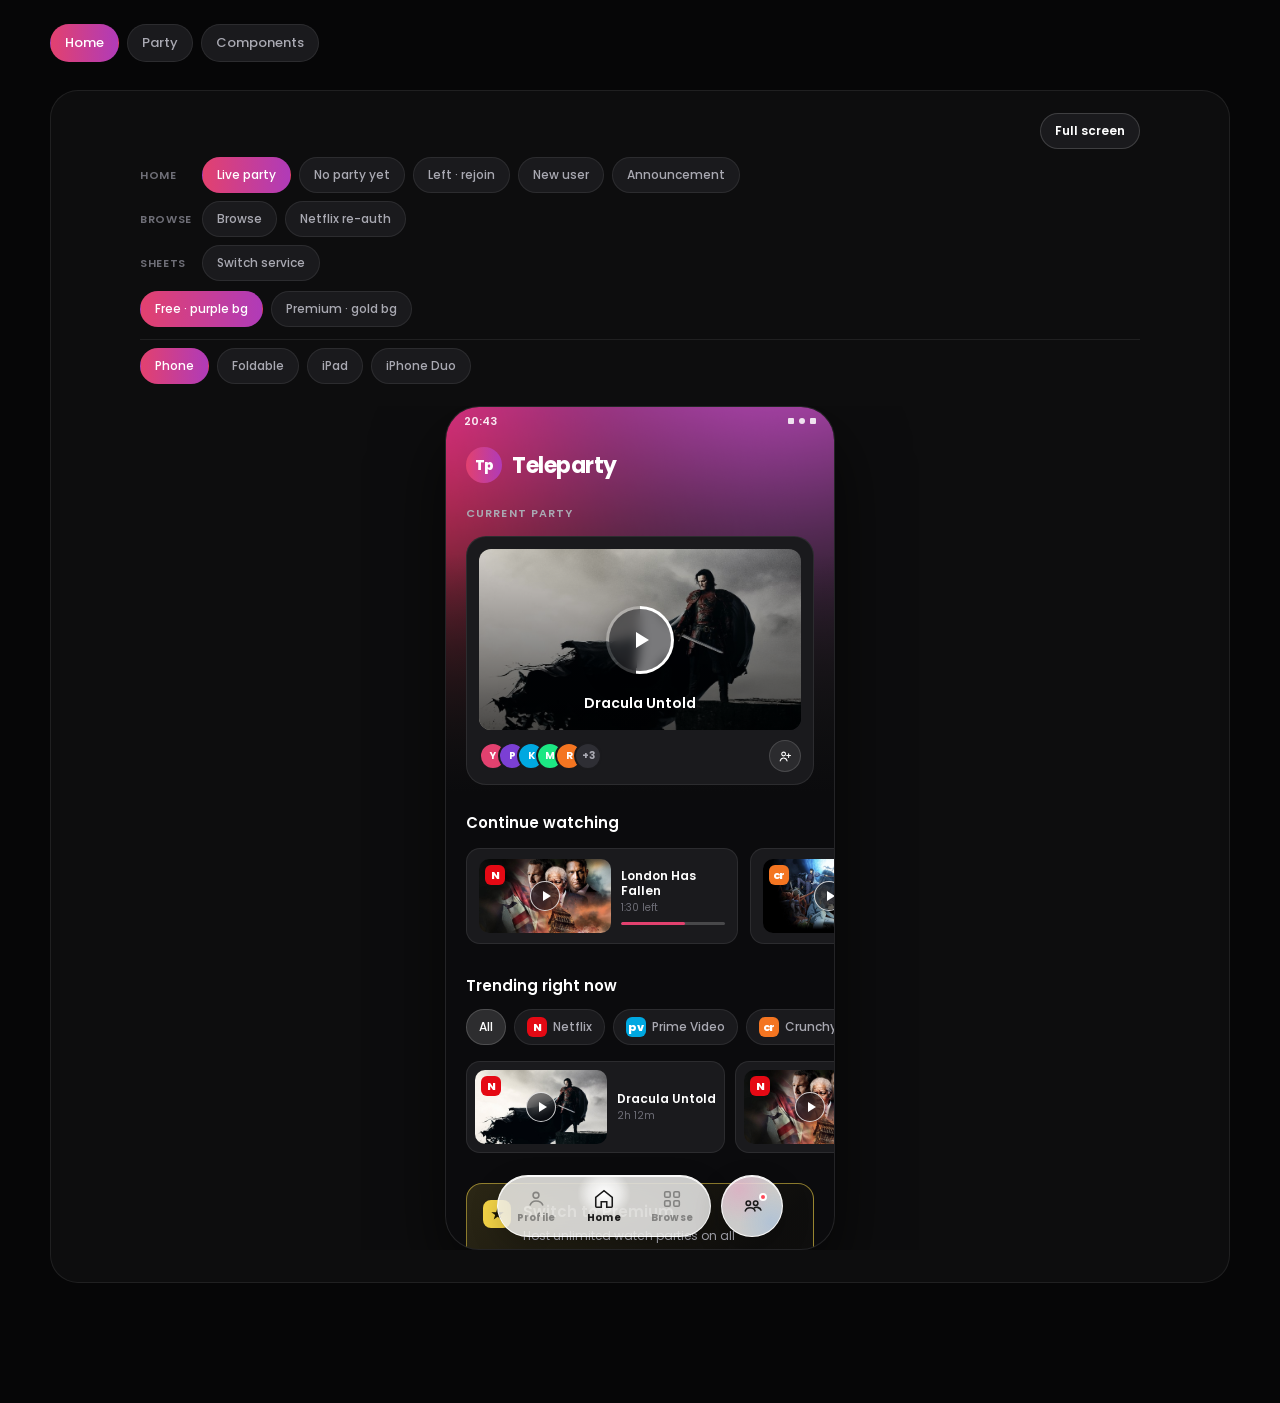
<file: index.html>
<!DOCTYPE html>
<html lang="en">
<head>
<meta charset="utf-8">
<title>Home · Teleparty revamp</title>
<link rel="preconnect" href="https://fonts.googleapis.com">
<link href="https://fonts.googleapis.com/css2?family=Poppins:ital,wght@0,400;0,500;0,600;0,700;0,800;1,800&display=swap" rel="stylesheet">
<link rel="stylesheet" href="assets/tokens.css?v=nav64">
<link rel="stylesheet" href="assets/app.css?v=nav64">
</head>
<body>

<div class="crumbs">
  <a class="crumb active" href="index.html">Home</a>
  <a class="crumb" href="party.html">Party</a>
  <a class="crumb" href="components.html">Components</a>
</div>

<div id="proto"></div>

<script src="assets/app.js?v=nav64"></script>
<script src="assets/proto.js?v=nav64"></script>
<script>
mountPage({
  play: document.getElementById("proto"),
  page: "home",
});
</script>
</body>
</html>
</file>
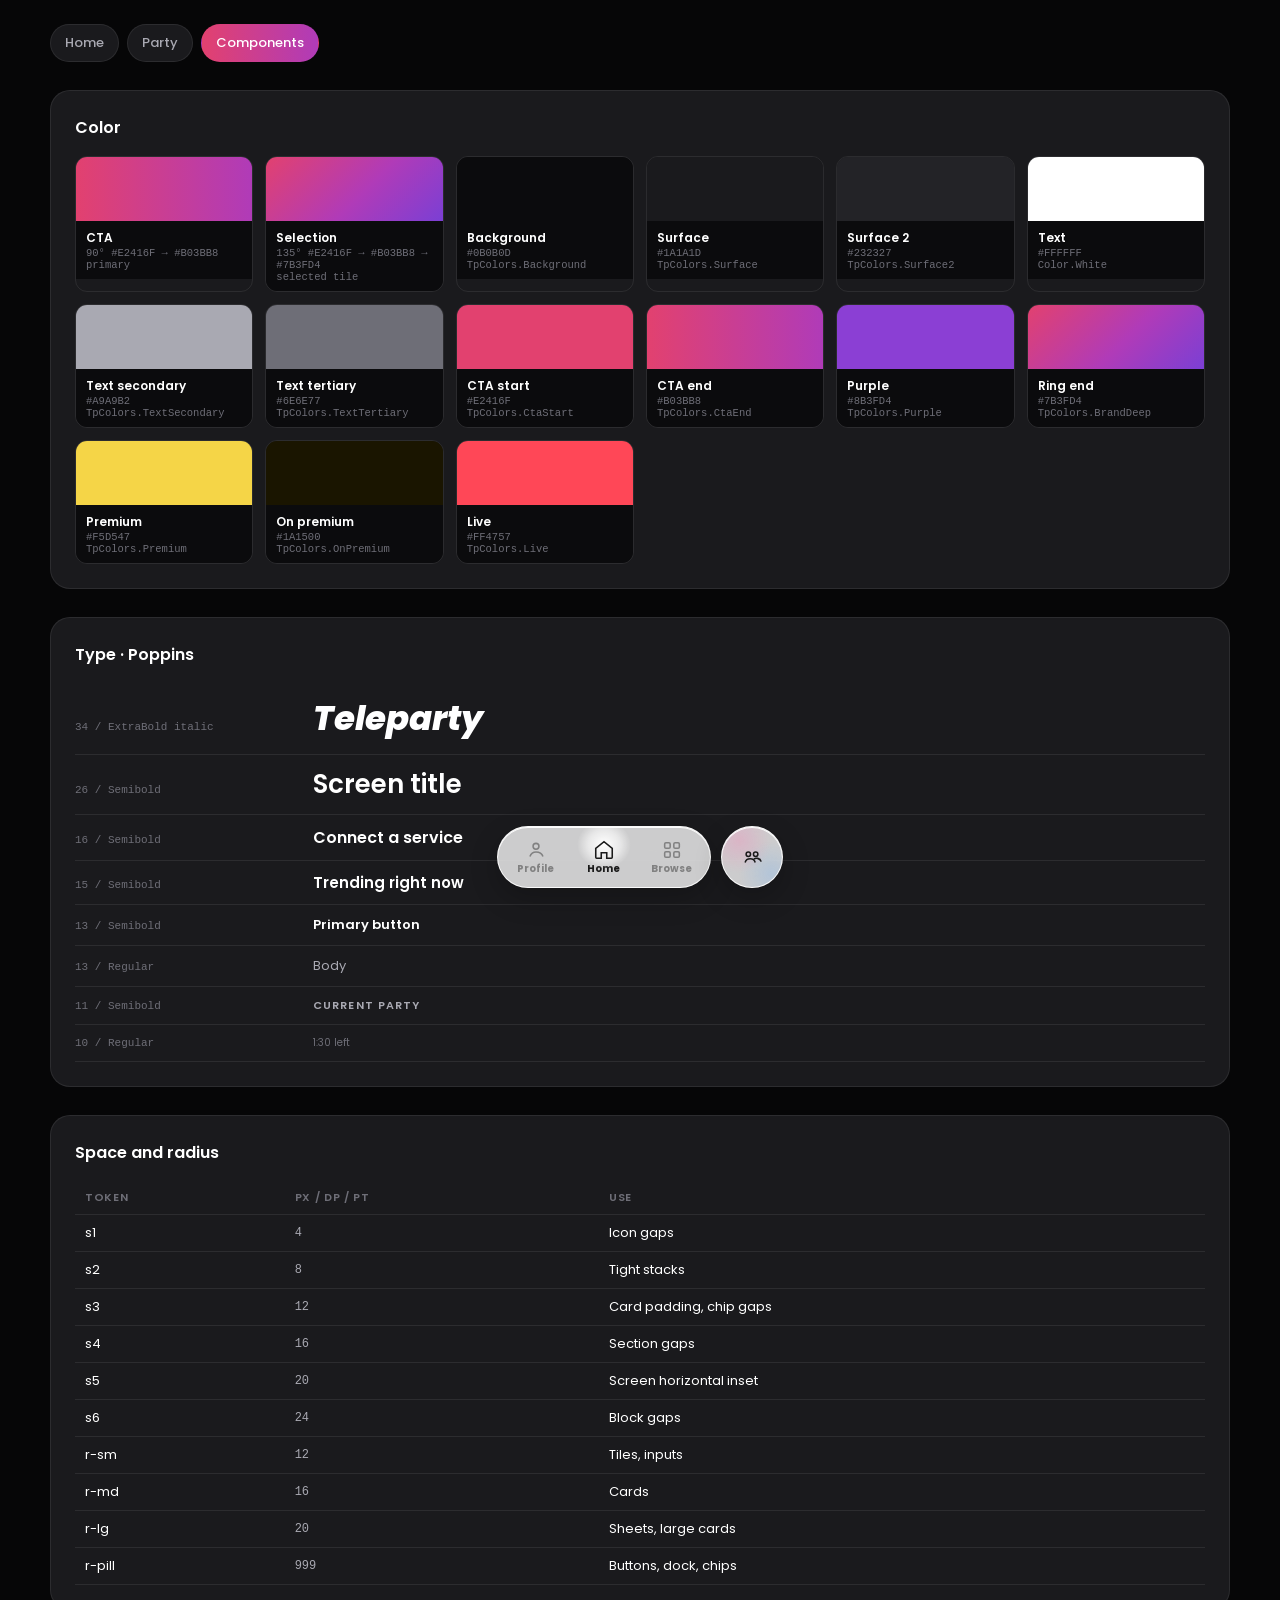
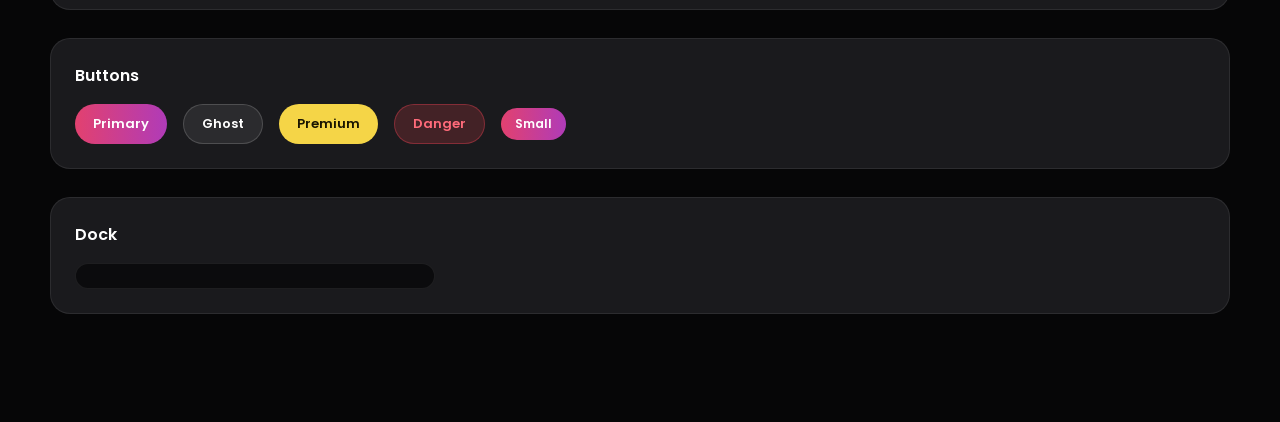
<file: components.html>
<!DOCTYPE html>
<html lang="en">
<head>
<meta charset="utf-8">
<title>Components · Teleparty</title>
<link rel="preconnect" href="https://fonts.googleapis.com">
<link href="https://fonts.googleapis.com/css2?family=Poppins:ital,wght@0,400;0,500;0,600;0,700;0,800;1,800&display=swap" rel="stylesheet">
<link rel="stylesheet" href="assets/tokens.css?v=nav64">
<link rel="stylesheet" href="assets/app.css?v=nav64">
<style>
  .bench { max-width: 1180px; margin: 0 auto 28px; background: var(--surface);
    border: 1px solid var(--hairline); border-radius: var(--r-lg); padding: 24px; }
  .bench h3 { font-size: 16px; font-weight: 600; margin-bottom: 16px; }
  .swatches { display: grid; grid-template-columns: repeat(auto-fill, minmax(168px, 1fr)); gap: 12px; }
  .sw { border-radius: var(--r-sm); overflow: hidden; border: 1px solid var(--hairline); }
  .sw .chip { height: 64px; }
  .sw .cap { padding: 8px 10px; background: var(--bg); }
  .sw .cap b { font-size: 12px; font-weight: 600; display: block; }
  .sw .cap span { font-size: 10.5px; color: var(--text-tertiary); font-family: ui-monospace, monospace; display: block; }
  .typerow { display: flex; align-items: baseline; gap: 18px; padding: 10px 0;
    border-bottom: 1px solid var(--hairline); }
  .typerow .m { font-size: 11px; color: var(--text-tertiary); width: 220px; flex: none;
    font-family: ui-monospace, monospace; }
  .specimens { display: flex; flex-wrap: wrap; gap: 16px; align-items: center; }
  .navbench { width: 360px; border-radius: var(--r-md); overflow: hidden; padding: 16px 10px 8px;
    border: 1px solid var(--hairline); background: var(--bg); }
  .navbench .nav { position: relative; left: auto; right: auto; bottom: auto; width: 100%; }
  .token-table { width: 100%; border-collapse: collapse; font-size: 13px; }
  .token-table th, .token-table td { text-align: left; padding: 8px 10px; border-bottom: 1px solid var(--hairline); }
  .token-table th { color: var(--text-tertiary); font-size: 11px; font-weight: 600; letter-spacing: .06em; text-transform: uppercase; }
  .token-table td.mono { font-family: ui-monospace, monospace; font-size: 12px; color: var(--text-secondary); }
</style>
</head>
<body>

<div class="crumbs">
  <a class="crumb" href="index.html">Home</a>
  <a class="crumb" href="party.html">Party</a>
  <a class="crumb active" href="components.html">Components</a>
</div>

<div class="bench">
  <h3>Color</h3>
  <div class="swatches" id="swatches"></div>
</div>

<div class="bench">
  <h3>Type · Poppins</h3>
  <div id="type"></div>
</div>

<div class="bench">
  <h3>Space and radius</h3>
  <table class="token-table">
    <thead><tr><th>Token</th><th>px / dp / pt</th><th>Use</th></tr></thead>
    <tbody>
      <tr><td>s1</td><td class="mono">4</td><td>Icon gaps</td></tr>
      <tr><td>s2</td><td class="mono">8</td><td>Tight stacks</td></tr>
      <tr><td>s3</td><td class="mono">12</td><td>Card padding, chip gaps</td></tr>
      <tr><td>s4</td><td class="mono">16</td><td>Section gaps</td></tr>
      <tr><td>s5</td><td class="mono">20</td><td>Screen horizontal inset</td></tr>
      <tr><td>s6</td><td class="mono">24</td><td>Block gaps</td></tr>
      <tr><td>r-sm</td><td class="mono">12</td><td>Tiles, inputs</td></tr>
      <tr><td>r-md</td><td class="mono">16</td><td>Cards</td></tr>
      <tr><td>r-lg</td><td class="mono">20</td><td>Sheets, large cards</td></tr>
      <tr><td>r-pill</td><td class="mono">999</td><td>Buttons, dock, chips</td></tr>
    </tbody>
  </table>
</div>

<div class="bench">
  <h3>Buttons</h3>
  <div class="specimens">
    <button class="btn primary" type="button">Primary</button>
    <button class="btn ghost" type="button">Ghost</button>
    <button class="btn premium" type="button">Premium</button>
    <button class="btn danger" type="button">Danger</button>
    <button class="btn sm primary" type="button">Small</button>
  </div>
</div>

<div class="bench">
  <h3>Dock</h3>
  <div class="navbench" id="dock"></div>
</div>

<script src="assets/app.js?v=nav64"></script>
<script>
const COLORS = [
  ["Background", "--bg", "#0B0B0D", "TpColors.Background"],
  ["Surface", "--surface", "#1A1A1D", "TpColors.Surface"],
  ["Surface 2", "--surface-2", "#232327", "TpColors.Surface2"],
  ["Text", "--text", "#FFFFFF", "Color.White"],
  ["Text secondary", "--text-secondary", "#A9A9B2", "TpColors.TextSecondary"],
  ["Text tertiary", "--text-tertiary", "#6E6E77", "TpColors.TextTertiary"],
  ["CTA start", "--brand-pink", "#E2416F", "TpColors.CtaStart"],
  ["CTA end", "--grad-cta", "#B03BB8", "TpColors.CtaEnd"],
  ["Purple", "--brand-purple", "#8B3FD4", "TpColors.Purple"],
  ["Ring end", "--grad-brand", "#7B3FD4", "TpColors.BrandDeep"],
  ["Premium", "--premium", "#F5D547", "TpColors.Premium"],
  ["On premium", "--text-on-premium", "#1A1500", "TpColors.OnPremium"],
  ["Live", "--live", "#FF4757", "TpColors.Live"],
];
document.getElementById("swatches").innerHTML =
  `<div class="sw"><div class="chip" style="background:var(--grad-cta)"></div>
     <div class="cap"><b>CTA</b><span>90° #E2416F → #B03BB8</span><span>primary</span></div></div>`
  + `<div class="sw"><div class="chip" style="background:var(--grad-brand)"></div>
     <div class="cap"><b>Selection</b><span>135° #E2416F → #B03BB8 → #7B3FD4</span><span>selected tile</span></div></div>`
  + COLORS.map(([n, v, hex, kt]) => `<div class="sw"><div class="chip" style="background:var(${v})"></div>
      <div class="cap"><b>${n}</b><span>${hex}</span><span>${kt}</span></div></div>`).join("");

document.getElementById("type").innerHTML = [
  ["34 / ExtraBold italic", "font-size:34px;font-weight:800;font-style:italic", "Teleparty"],
  ["26 / Semibold", "font-size:26px;font-weight:600", "Screen title"],
  ["16 / Semibold", "font-size:16px;font-weight:600", "Connect a service"],
  ["15 / Semibold", "font-size:15px;font-weight:600", "Trending right now"],
  ["13 / Semibold", "font-size:13px;font-weight:600", "Primary button"],
  ["13 / Regular", "font-size:13px;font-weight:400;color:var(--text-secondary)", "Body"],
  ["11 / Semibold", "font-size:11px;font-weight:600;letter-spacing:.1em;text-transform:uppercase;color:var(--text-secondary)", "Current party"],
  ["10 / Regular", "font-size:10px;font-weight:400;color:var(--text-tertiary)", "1:30 left"],
].map(([m, s, t]) => `<div class="typerow"><span class="m">${m}</span><span style="${s}">${t}</span></div>`).join("");

document.getElementById("dock").innerHTML = nav("home", "crunchyroll");
</script>
</body>
</html>
</file>
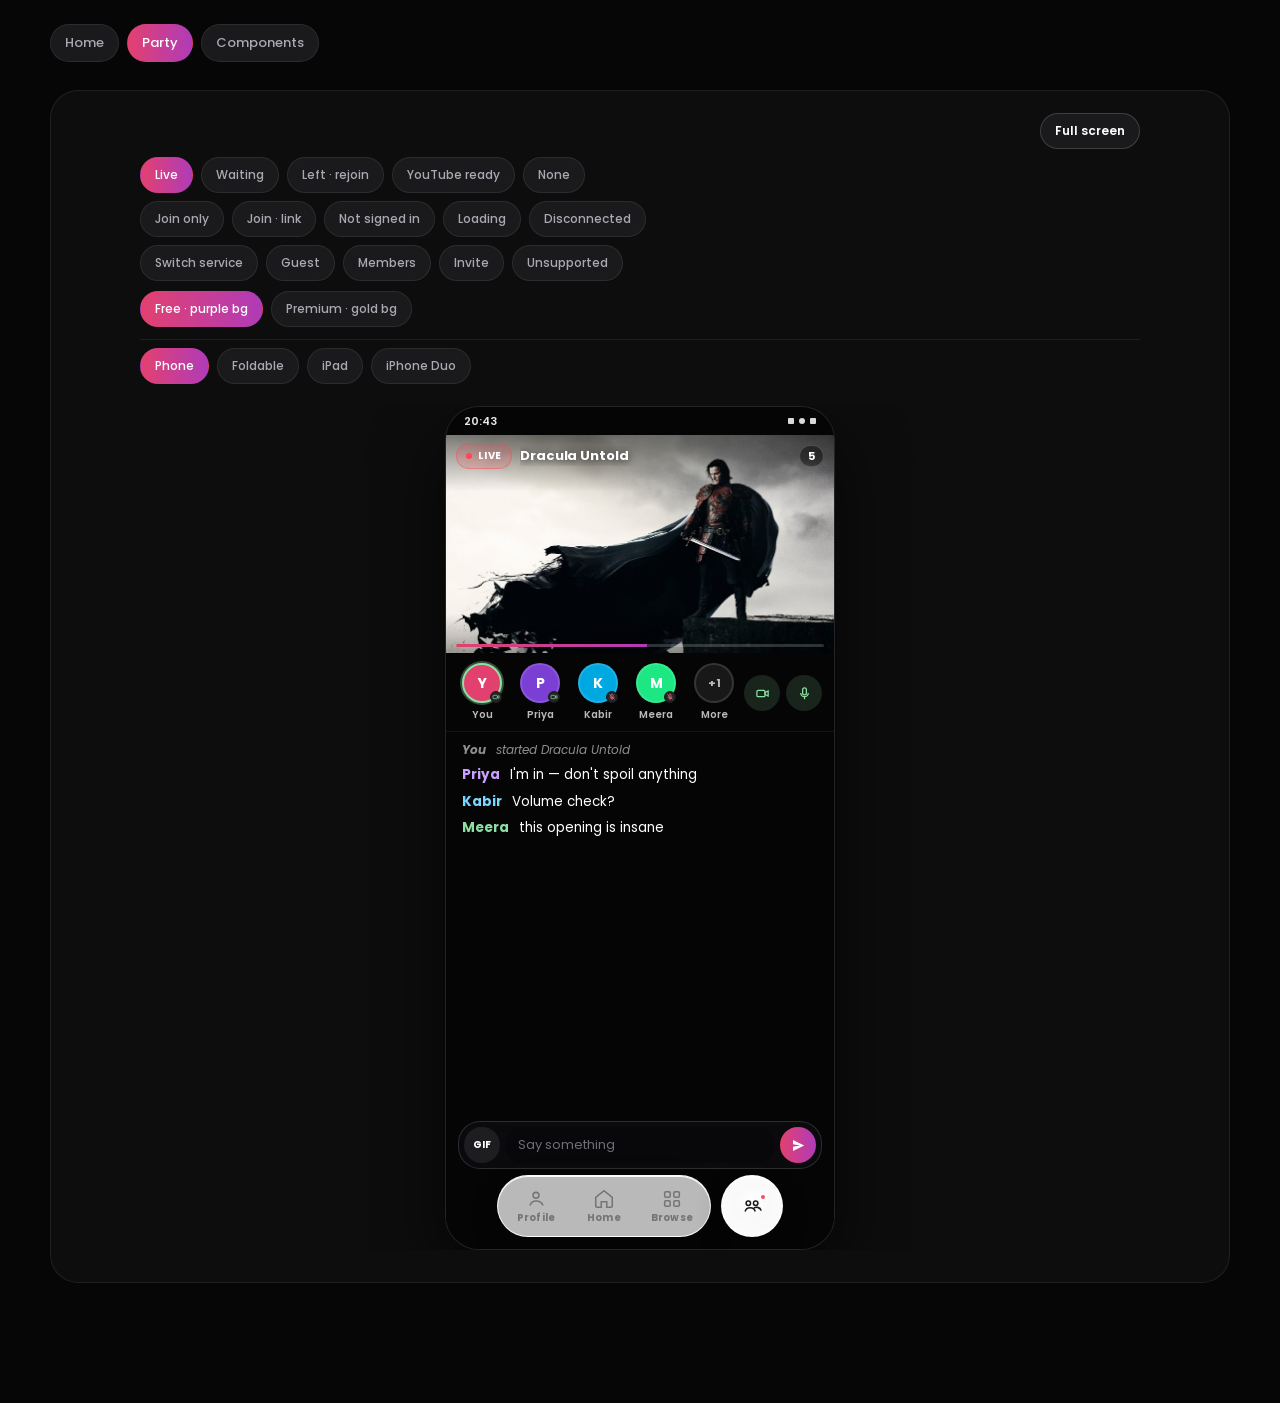
<file: party.html>
<!DOCTYPE html>
<html lang="en">
<head>
<meta charset="utf-8">
<title>Party · Teleparty revamp</title>
<link rel="preconnect" href="https://fonts.googleapis.com">
<link href="https://fonts.googleapis.com/css2?family=Poppins:wght@400;500;600;700;800&display=swap" rel="stylesheet">
<link rel="stylesheet" href="assets/tokens.css?v=nav64">
<link rel="stylesheet" href="assets/app.css?v=nav64">
</head>
<body>

<div class="crumbs">
  <a class="crumb" href="index.html">Home</a>
  <a class="crumb active" href="party.html">Party</a>
  <a class="crumb" href="components.html">Components</a>
</div>

<div id="proto"></div>

<script src="assets/app.js?v=nav64"></script>
<script src="assets/proto.js?v=nav64"></script>
<script>
mountPage({
  play: document.getElementById("proto"),
  page: "party",
  start: "party-live",
});
</script>
</body>
</html>
</file>
<file: assets/tokens.css>
/* Teleparty Home revamp — design tokens
   Palette derived from the v3 Figma (magenta → purple), sitting on the
   near-black surfaces already used by the Compose theme (#0F0F0F / #1A1A1A). */

:root {
  /* Surfaces */
  --bg: #0b0b0d;
  --bg-elevated: #131316;
  --surface: #1a1a1d;
  --surface-2: #232327;
  --surface-3: #2e2e34;
  --hairline: rgba(255, 255, 255, 0.08);
  --hairline-strong: rgba(255, 255, 255, 0.16);

  /* Brand — one magenta, one purple, one CTA. */
  --brand-magenta: #e2416f;
  --brand-pink: #e2416f;
  --brand-purple: #8b3fd4;
  --grad-brand: linear-gradient(135deg, #e2416f 0%, #b03bb8 55%, #7b3fd4 100%);
  --grad-brand-soft: linear-gradient(160deg, rgba(226, 65, 111, 0.55) 0%, rgba(123, 63, 212, 0.35) 60%, rgba(11, 11, 13, 0) 100%);
  --grad-cta: linear-gradient(90deg, #e2416f 0%, #b03bb8 100%);

  /* Premium */
  --premium: #f5d547;
  --premium-dim: #c9a227;
  --premium-deep: #b58e49;
  --premium-wash: linear-gradient(135deg, rgba(245, 213, 71, 0.14) 0%, rgba(245, 213, 71, 0.02) 70%);
  --grad-premium-cta: linear-gradient(90deg, #e0b84a 0%, #f5d547 45%, #c9a227 100%);

  /* Text */
  --text: #ffffff;
  --text-secondary: #a9a9b2;
  --text-tertiary: #6e6e77;
  --text-on-premium: #1a1500;

  /* Status */
  --live: #ff4757;
  --success: #5fc695;
  --info: #6889ff;

  /* Radii */
  --r-xs: 8px;
  --r-sm: 12px;
  --r-md: 16px;
  --r-lg: 20px;
  --r-xl: 28px;
  --r-pill: 999px;

  /* Spacing (8pt) */
  --s1: 4px;
  --s2: 8px;
  --s3: 12px;
  --s4: 16px;
  --s5: 20px;
  --s6: 24px;
  --s8: 32px;

  /* Adaptive windows — components size to these, never to % of the display.
     Compact  < 600dp   phone portrait, foldable cover
     Medium   600–839   large phone, fold outer
     Expanded ≥ 840     tablet, fold inner
     Dual               two logical panes (iPhone Duo, separating vertical hinge) */
  --bp-medium: 600px;
  --bp-expanded: 840px;
  --tile-svc-w: 152px;
  --nav-rail-w: 76px;
  --hinge-w: 16px;
  --sheet-dialog-w: 480px;
  --party-card-max: 420px;

  /* Elevation */
  --shadow-card: 0 8px 24px rgba(0, 0, 0, 0.45);

  /* Type */
  --font: "Poppins", "Mona Sans", -apple-system, BlinkMacSystemFont, "Segoe UI", Roboto, sans-serif;

  /* Provider brand colors */
  --p-netflix: #e50914;
  --p-prime: #00a8e1;
  --p-disney: #1f80e0;
  --p-max: #3b5bff;
  --p-hulu: #1ce783;
  --p-crunchyroll: #f47521;
  --p-paramount: #0064ff;
  --p-youtube: #ff0000;
  --p-hotstar: #e8467c;
  --p-zee5: #8230c6;
}
</file>
<file: assets/app.css>
/* Shared shell: page chrome, phone frames, and the components every concept reuses. */

* { box-sizing: border-box; margin: 0; padding: 0; -webkit-font-smoothing: antialiased; }

body {
  font-family: var(--font);
  background: #060607;
  color: var(--text);
  padding: 24px 32px 80px;
}

a { color: inherit; }

/* ---------- Page chrome ---------- */

.page-head { max-width: 1180px; margin: 0 auto 40px; }
.eyebrow {
  font-size: 12px; letter-spacing: 0.14em; text-transform: uppercase;
  color: var(--brand-pink); font-weight: 600; margin-bottom: 10px;
}
.page-head h1 { font-size: 40px; font-weight: 700; letter-spacing: -0.02em; margin-bottom: 14px; }
.page-head p { color: var(--text-secondary); font-size: 15px; line-height: 1.65; max-width: 720px; }
.page-head p + p { margin-top: 12px; }

.crumbs {
  display: flex; gap: 8px; flex-wrap: wrap;
  max-width: 1180px; margin: 0 auto 28px;
}
.crumb {
  padding: 8px 14px; border-radius: var(--r-pill); font-size: 13px; font-weight: 500;
  background: var(--surface); border: 1px solid var(--hairline);
  color: var(--text-secondary); text-decoration: none; transition: 0.16s;
}
.crumb:hover { background: var(--surface-2); color: var(--text); }
.crumb.active { background: var(--grad-cta); color: #fff; border-color: transparent; }
.crumb.explore { border-style: dashed; }
.crumb.explore.active {
  background: #1a1d20; color: #e8f1f6; border-color: rgba(232, 241, 246, 0.3);
}

.section-label {
  max-width: 1180px; margin: 56px auto 20px;
  font-size: 13px; letter-spacing: 0.12em; text-transform: uppercase;
  color: var(--text-tertiary); font-weight: 600;
}

/* ---------- Phone frames ---------- */

.phone {
  --frame-w: 390px;
  --frame-h: 844px;
  width: var(--frame-w); height: var(--frame-h); border-radius: 34px; overflow: hidden;
  box-sizing: border-box;
  background: var(--bg); position: relative;
  border: 1px solid rgba(255, 255, 255, 0.1);
  box-shadow: 0 30px 70px rgba(0, 0, 0, 0.65);
  display: flex; flex-direction: column;
}

.screen { flex: 1; overflow-y: auto; overflow-x: hidden; position: relative; scrollbar-width: none; }
.screen::-webkit-scrollbar { display: none; }
/* Party room needs a fixed viewport so chat can flex-fill */
.screen:has(.pty) {
  display: flex; flex-direction: column; overflow: hidden;
}
.screen:has(.pty) > .pty {
  flex: 1; min-height: 0;
}

/* Status bar */
.status-bar {
  height: 28px; flex: none; display: flex; align-items: center; justify-content: space-between;
  padding: 0 18px; font-size: 11px; font-weight: 600; color: rgba(255, 255, 255, 0.9);
  position: absolute; top: 0; left: 0; right: 0; z-index: 40;
}
.status-icons { display: flex; gap: 5px; align-items: center; }
.status-icons i { width: 6px; height: 6px; background: rgba(255, 255, 255, 0.85); border-radius: 1px; display: block; }
.status-icons i.dot { border-radius: 50%; }

/* ---------- Ambient header wash ---------- */

/* App backdrop — same assets as Android SettingsScreen:
   free → tp_gradient_bg (purple), premium → ic_premium_bg (gold) */
.ambient {
  position: absolute; top: 0; left: 0; right: 0; height: 420px; z-index: 0;
  pointer-events: none;
  background-image: url("bg/tp_gradient_bg.png");
  background-size: cover;
  background-position: top center;
  background-repeat: no-repeat;
}
.ambient.premium {
  background-image: url("bg/ic_premium_bg.png");
}
.ambient::after {
  content: ""; position: absolute; inset: 0;
  background: linear-gradient(180deg, rgba(11, 11, 13, 0) 35%, var(--bg) 92%);
}

/* ---------- App header ---------- */

.app-head {
  position: relative; z-index: 10;
  padding: 40px 20px 0; display: flex; align-items: center; justify-content: space-between;
  gap: 12px;
}
.app-head h1 { font-size: 26px; font-weight: 600; letter-spacing: -0.01em; flex: 1; min-width: 0; }
.app-head-actions { display: flex; align-items: center; gap: 8px; flex: none; }

.announce {
  position: relative; z-index: 10;
  display: flex; align-items: center;
  margin: 14px 20px 0; height: 40px; padding: 0 14px;
  border-radius: 12px;
  background: #1a1a1d;
  border: 1px solid rgba(255, 255, 255, 0.08);
  overflow: hidden;
}
.announce-track {
  flex: 1; min-width: 0; overflow: hidden;
  -webkit-mask-image: linear-gradient(90deg, #000 0, #000 calc(100% - 16px), transparent);
  mask-image: linear-gradient(90deg, #000 0, #000 calc(100% - 16px), transparent);
}
.announce-marquee {
  display: flex; width: max-content;
  animation: announceScroll 16s linear infinite;
}
.announce-item {
  display: inline-flex; align-items: center; gap: 8px;
  padding-right: 48px;
  font-size: 13px; font-weight: 500; color: #fff; white-space: nowrap;
}
.announce-item .pmark { width: 16px; height: 16px; font-size: 8px; border-radius: 4px; }
@keyframes announceScroll {
  from { transform: translateX(0); }
  to { transform: translateX(-50%); }
}
@media (prefers-reduced-motion: reduce) {
  .announce-marquee { animation: none; }
}
.phone.device-expanded .announce { margin-left: 24px; margin-right: 24px; }

.ws-switch.brand-lock { cursor: default; }
.tp-logo {
  width: 36px; height: 36px; border-radius: 50%; flex: none;
  display: grid; place-items: center;
  background: var(--grad-cta); color: #fff;
  font-size: 14px; font-weight: 800; letter-spacing: -0.04em;
}
.ws-switch {
  display: inline-flex; align-items: center; gap: 10px;
  min-width: 0; flex: 1; max-width: 100%;
  background: none; border: 0; padding: 0;
  color: inherit; font-family: var(--font); cursor: pointer; text-align: left;
}
.ws-switch .pmark.round {
  width: 36px; height: 36px; font-size: 13px; border-radius: 50%; flex: none;
}
.ws-name {
  font-size: 22px; font-weight: 700; letter-spacing: -0.02em;
  white-space: nowrap; overflow: hidden; text-overflow: ellipsis; min-width: 0;
}
.ws-chev {
  flex: none; width: 26px; height: 26px; opacity: 0.9;
  display: grid; place-items: center; color: #fff;
}
.ws-chev svg { display: block; width: 24px; height: 24px; }

/* ---------- Provider mark ---------- */

.pmark {
  display: inline-flex; align-items: center; justify-content: center;
  border-radius: 6px; font-weight: 800; color: #fff; flex: none;
  width: 20px; height: 20px; font-size: 11px; letter-spacing: -0.03em;
}
.pmark.round { border-radius: 50%; }
.pmark.lg { width: 28px; height: 28px; font-size: 14px; border-radius: 8px; }
.pmark.sm { width: 16px; height: 16px; font-size: 9px; border-radius: 4px; }
.pmark.hero {
  width: 92px; height: 92px; font-size: 36px; border-radius: 22px;
  box-shadow: 0 8px 24px rgba(0,0,0,.35);
}
.pmark.face { width: 56px; height: 56px; font-size: 20px; border-radius: 14px; }
.pmark.hero.plus, .pmark.face.plus {
  background: #2a2a2e !important; color: #fff; font-size: 32px; font-weight: 400;
}

/* ---------- Section headers inside the app ---------- */

.sec {
  position: relative; z-index: 10;
  margin-top: 26px;
}
.app-head + .sec { margin-top: 18px; }
.sec-head {
  display: flex; align-items: center; justify-content: space-between;
  padding: 0 20px; margin-bottom: 12px;
}
.sec-title { font-size: 11px; letter-spacing: 0.1em; text-transform: uppercase; color: var(--text-secondary); font-weight: 600; }
.sec-title.big { font-size: 15px; letter-spacing: 0; text-transform: none; color: var(--text); font-weight: 600; }
.sec-more { font-size: 11px; color: var(--text-tertiary); font-weight: 500; }
.sec-head-provider { display: flex; align-items: center; gap: 8px; }

/* ---------- Rails ---------- */

.rail {
  display: flex; gap: 12px; overflow-x: auto; padding: 2px 20px 4px;
  scrollbar-width: none;
  max-width: 100%;
  min-width: 0;
}
.rail::-webkit-scrollbar { display: none; }

.d-grid {
  display: flex;
  gap: 10px;
  padding: 14px 20px 4px;
  position: relative;
  z-index: 10;
  overflow-x: auto;
  scrollbar-width: none;
}
.d-grid::-webkit-scrollbar { display: none; }
.d-grid .trend-card { flex: none; }
.d-connect {
  margin: 10px 20px 0; padding: 12px 14px; border-radius: var(--r-md);
  background: rgba(255,255,255,.04); border: 1px solid var(--hairline);
  display: flex; align-items: center; gap: 10px; position: relative; z-index: 10;
}
.d-connect .txt { flex: 1; }
.d-connect .txt b { font-size: 12.5px; font-weight: 600; display: block; }
.d-connect .txt span { font-size: 10.5px; color: var(--text-secondary); }
.d-onboard {
  margin: 18px 20px 0;
  text-align: center;
  padding: 22px 18px 20px;
  border-radius: var(--r-lg);
  border: 1px dashed var(--hairline-strong);
  background: rgba(255,255,255,.02);
  position: relative;
  z-index: 10;
}
.d-onboard h3 { font-size: 16px; font-weight: 600; margin-bottom: 8px; letter-spacing: -0.02em; }
.d-onboard p {
  font-size: 12.5px; color: var(--text-secondary); line-height: 1.55;
  margin-bottom: 16px;
}
.d-logos { display: flex; justify-content: center; gap: 8px; margin-bottom: 16px; }
.d-logo {
  border: 0; background: none; padding: 0; cursor: pointer; line-height: 0;
}
.d-logo .pmark.lg,
.d-onboard .pmark.lg {
  width: 40px; height: 40px; font-size: 15px; border-radius: 10px;
}

/* Home / party cards used inside the phone */
.d-party {
  margin: 14px 20px 0; background: var(--surface); border: 1px solid var(--hairline);
  border-radius: var(--r-lg); padding: 12px; position: relative; z-index: 10;
}
.d-stage {
  border-radius: var(--r-sm); overflow: hidden; position: relative;
  aspect-ratio: 16 / 9; height: auto;
  display: flex; align-items: center; justify-content: center;
  width: 100%; border: 0; padding: 0; color: inherit; font-family: var(--font);
  cursor: pointer; background: #000;
}
.d-stage.dimmed .veil { background: linear-gradient(180deg, rgba(0,0,0,.35) 0%, rgba(0,0,0,.82) 100%); }
.d-stage.dimmed .art { filter: saturate(0.7) brightness(0.72); }
.d-stage .play-ring { position: relative; z-index: 3; }
.d-stage .art { position: absolute; inset: 0; }
.d-stage .veil {
  position: absolute; inset: 0;
  background: linear-gradient(180deg, rgba(0,0,0,.15) 0%, rgba(0,0,0,.7) 100%);
}
.d-stage .top, .d-stage .bottom { position: absolute; left: 12px; right: 12px; z-index: 3; }
.d-stage .top { top: 10px; display: flex; align-items: center; justify-content: flex-end; }
.d-stage .bottom { bottom: 10px; }
.d-stage .ttl { font-size: 14px; font-weight: 600; margin-bottom: 6px; }
.d-empty {
  border-radius: var(--r-sm); aspect-ratio: 16 / 9; height: auto;
  display: flex; align-items: center;
  justify-content: center; background: linear-gradient(150deg, rgba(226,62,107,.35), rgba(123,63,212,.28));
  position: relative;
}
.d-empty .d-who { position: absolute; top: 10px; right: 12px; }
.d-empty.quiet { background: rgba(255,255,255,.03); border: 1px dashed var(--hairline-strong); }
.d-empty .tp { font-size: 54px; font-weight: 800; color: rgba(255,255,255,.15); letter-spacing: -.04em; }
.d-invite {
  display: flex; align-items: center; gap: 10px; margin-top: 12px;
  background: rgba(255,255,255,.05); border: 1px solid var(--hairline);
  border-radius: var(--r-pill); padding: 6px 6px 6px 14px;
}
.d-invite code {
  font-family: var(--font); font-size: 12px; color: var(--text-secondary);
  flex: 1; overflow: hidden; text-overflow: ellipsis; white-space: nowrap;
}
.d-actions { display: flex; gap: 8px; margin-top: 12px; }
.d-actions .btn { flex: 1; }
.cw-card,
.trend-card {
  flex: none;
  display: flex; flex-direction: row; align-items: center; gap: 10px;
  text-align: left;
  border-radius: 14px;
  background: var(--surface);
  border: 1px solid var(--hairline);
  color: inherit; font-family: var(--font); cursor: pointer;
}
.cw-card { width: 272px; padding: 10px 12px; }
.trend-card { width: max-content; max-width: 260px; padding: 8px; }
.cw-card .th,
.trend-card .th {
  position: relative; flex: none;
  width: 132px; height: 74px;
  border-radius: 10px; overflow: hidden; background: var(--surface-2);
}
.cw-card .th .art,
.trend-card .th .art { position: absolute; inset: 0; }
.cw-card .play,
.trend-card .play {
  position: absolute; left: 50%; top: 50%; z-index: 3;
  transform: translate(-50%, -50%);
  background: rgba(12, 12, 16, 0.48);
  backdrop-filter: blur(8px);
  border: 1.5px solid rgba(255, 255, 255, 0.78);
}
.cw-card .meta,
.trend-card .meta {
  display: flex; flex-direction: column; align-items: flex-start; justify-content: center;
  min-width: 0;
}
.cw-card .meta { flex: 1; }
.trend-card .meta { flex: none; width: max-content; max-width: 108px; }
.cw-card .badge,
.trend-card .badge {
  position: absolute; top: 6px; left: 6px; z-index: 3; line-height: 0;
}
.cw-card .txt { min-width: 0; width: 100%; }
.trend-card .txt { min-width: 0; width: max-content; max-width: 100%; }
.cw-card .txt .t,
.trend-card .txt .t {
  font-size: 12px; font-weight: 600; color: var(--text);
  line-height: 1.25;
  display: -webkit-box; -webkit-line-clamp: 2; -webkit-box-orient: vertical;
  overflow: hidden; overflow-wrap: normal; word-break: normal; white-space: normal;
}
.cw-card .txt .s,
.trend-card .txt .s { font-size: 10px; color: var(--text-tertiary); margin: 2px 0 0; }
.cw-card .progress,
.trend-card .progress { margin-top: 6px; width: 100%; }

/* ---------- Buttons ---------- */

.btn {
  display: inline-flex; align-items: center; justify-content: center; gap: 8px;
  height: 40px; padding: 0 18px; border-radius: var(--r-pill);
  font-size: 13px; font-weight: 600; font-family: var(--font); border: none; cursor: pointer;
  color: #fff; background: var(--surface-3); white-space: nowrap;
}
.btn.primary { background: var(--grad-cta); }
.btn.ghost { background: rgba(255, 255, 255, 0.08); border: 1px solid var(--hairline-strong); }
.btn.danger { background: rgba(255, 71, 87, 0.18); color: #ff6b7a; border: 1px solid rgba(255, 71, 87, 0.35); }
.btn.block { width: 100%; }
.btn.sm { height: 32px; padding: 0 14px; font-size: 12px; }
.btn.premium { background: var(--premium); color: var(--text-on-premium); }

/* ---------- Avatars ---------- */

.avatars { display: flex; align-items: center; }
.avatars .av {
  width: 28px; height: 28px; border-radius: 50%; border: 2px solid var(--surface);
  margin-left: -9px; flex: none; display: flex; align-items: center; justify-content: center;
  font-size: 10px; font-weight: 700; color: #fff;
}
.avatars .av:first-child { margin-left: 0; }
.avatars .av.more { background: var(--surface-3); color: var(--text-secondary); font-size: 10px; }

/* ---------- Live pill ---------- */

.live-pill {
  display: inline-flex; align-items: center; gap: 6px;
  font-size: 10px; font-weight: 700; letter-spacing: 0.08em; text-transform: uppercase;
  color: #fff; padding: 4px 9px; border-radius: var(--r-pill);
  background: rgba(255, 71, 87, 0.18); border: 1px solid rgba(255, 71, 87, 0.45);
}
.live-dot { width: 6px; height: 6px; border-radius: 50%; background: var(--live); animation: pulse 1.8s infinite; }
@keyframes pulse { 0%, 100% { opacity: 1; } 50% { opacity: 0.35; } }

/* ---------- Play button (+ optional ring progress) ---------- */

.play-ring {
  position: relative; z-index: 3;
  width: 68px; height: 68px; border-radius: 50%;
  display: flex; align-items: center; justify-content: center;
  background: conic-gradient(#fff calc(var(--pct, 52) * 1%), rgba(255, 255, 255, 0.22) 0);
  box-shadow: 0 8px 24px rgba(0, 0, 0, 0.35);
}
.play-ring::before {
  content: ""; position: absolute; inset: 3px; border-radius: 50%;
  background: rgba(12, 12, 16, 0.55); backdrop-filter: blur(6px);
}
.play {
  position: relative; z-index: 1;
  width: 52px; height: 52px; border-radius: 50%; flex: none;
  background: rgba(255, 255, 255, 0.14); border: 1.5px solid rgba(255, 255, 255, 0.7);
  display: flex; align-items: center; justify-content: center;
}
.play-ring .play { width: 54px; height: 54px; border: none; background: transparent; }
.play::after {
  content: ""; border-left: 13px solid #fff; border-top: 8px solid transparent;
  border-bottom: 8px solid transparent; margin-left: 4px;
}
.play.sm { width: 30px; height: 30px; border-width: 1px; }
.play.sm::after { border-left-width: 8px; border-top-width: 5px; border-bottom-width: 5px; margin-left: 3px; }

/* ---------- Progress ---------- */

.progress { height: 3px; border-radius: 2px; background: rgba(255, 255, 255, 0.2); overflow: hidden; }
.progress > i { display: block; height: 100%; background: var(--brand-pink); border-radius: 2px; }

/* ---------- Cards ---------- */

.card {
  margin: 0 20px; background: var(--surface); border-radius: var(--r-lg);
  border: 1px solid var(--hairline); padding: 14px; position: relative; z-index: 10;
}

/* Premium card — gold border + benefit copy (designer) */
.premium-card {
  margin: 26px 20px 0; border-radius: var(--r-md); padding: 16px;
  border: 1px solid rgba(245, 213, 71, 0.55); background: var(--premium-wash);
  position: relative; z-index: 10;
  display: flex; flex-direction: column; gap: 14px;
}
.premium-card-top { display: flex; align-items: flex-start; gap: 12px; }
.premium-card .txt { flex: 1; min-width: 0; }
.premium-card .txt b { font-size: 15px; font-weight: 600; display: block; margin-bottom: 4px; }
.premium-card .txt span { font-size: 12px; color: var(--text-secondary); line-height: 1.5; display: block; }
.premium-card .btn { align-self: flex-start; }

/* Legacy compact strip alias */
.premium-strip {
  margin: 26px 20px 0; border-radius: var(--r-md); padding: 12px 14px;
  border: 1px solid rgba(245, 213, 71, 0.45); background: var(--premium-wash);
  display: flex; align-items: center; gap: 12px; position: relative; z-index: 10;
}
.premium-strip .txt { flex: 1; }
.premium-strip .txt b { font-size: 13px; font-weight: 600; display: block; }
.premium-strip .txt span { font-size: 11px; color: var(--text-secondary); }

/* ---------- Capsule dock — Profile · Home · Browse + Party orb ---------- */

.nav-cluster {
  position: absolute; left: 50%; bottom: 12px; transform: translateX(-50%);
  z-index: 30; display: flex; flex-direction: column; align-items: center;
  gap: 8px; width: max-content; max-width: calc(100% - 20px);
}
.nav-dock {
  display: flex; flex-direction: row; align-items: center; gap: 10px;
}
.nav {
  position: relative; left: auto; right: auto; bottom: auto;
  height: 62px; padding: 3px 4px; z-index: 30;
  display: flex; flex-direction: row; justify-content: center;
  align-items: stretch; gap: 0; box-sizing: border-box; border-radius: 999px;
  background: rgba(255, 255, 255, 0.78);
  -webkit-backdrop-filter: blur(28px) saturate(1.8);
  backdrop-filter: blur(28px) saturate(1.8);
  border: 1px solid rgba(255, 255, 255, 0.9);
  box-shadow: 0 10px 28px rgba(0, 0, 0, 0.22), inset 0 1px 0 rgba(255, 255, 255, 0.95);
}
.nav-orb {
  width: 62px; height: 62px; flex: none; padding: 0; border-radius: 50%;
  display: grid; place-items: center; cursor: pointer; z-index: 30;
  background:
    radial-gradient(circle at 28% 22%, rgba(255, 120, 180, 0.28), transparent 52%),
    radial-gradient(circle at 82% 78%, rgba(90, 170, 255, 0.22), transparent 48%),
    rgba(255, 255, 255, 0.78);
  -webkit-backdrop-filter: blur(28px) saturate(1.8);
  backdrop-filter: blur(28px) saturate(1.8);
  border: 1px solid rgba(255, 255, 255, 0.92);
  box-shadow: 0 10px 28px rgba(0, 0, 0, 0.22), inset 0 1px 0 rgba(255, 255, 255, 0.95);
  color: #1a1a1a;
}
.nav-orb .ico { width: 22px; height: 22px; display: block; color: #1a1a1a; }
.nav-orb .ico-wrap { position: relative; display: grid; place-items: center; }
.nav-orb.active {
  background:
    radial-gradient(circle at 50% 45%, #fff 0%, rgba(255,255,255,0.7) 38%, rgba(255,255,255,0.78) 70%),
    rgba(255, 255, 255, 0.92);
}
.nav.live,
.nav-cluster.live .nav {
  background: rgba(255, 255, 255, 0.72);
}
.nav-tabs {
  display: flex; align-items: stretch; height: 100%;
}
.nav-services {
  display: flex; justify-content: center; align-items: center;
  gap: 8px; padding: 6px 10px;
  border-radius: 999px;
  background: rgba(255, 255, 255, 0.78);
  -webkit-backdrop-filter: blur(24px) saturate(1.6);
  backdrop-filter: blur(24px) saturate(1.6);
  border: 1px solid rgba(255, 255, 255, 0.9);
  box-shadow: 0 8px 20px rgba(0, 0, 0, 0.18);
}
.nav-svc {
  width: 28px; height: 28px; padding: 0; border: 0; background: none;
  border-radius: 9px; cursor: pointer;
}
.nav-svc-logo {
  width: 28px; height: 28px; border-radius: 9px;
  display: grid; place-items: center;
  color: #fff; font-weight: 800; font-size: 9px;
}
.nav-svc.on .nav-svc-logo {
  box-shadow: 0 0 0 1.5px #1a1a1a;
}
.nav-item {
  position: relative;
  display: flex; flex-direction: column; align-items: center; justify-content: center;
  width: 68px; font-size: 10px; color: #1a1a1a; font-weight: 650;
  min-width: 0; padding: 0; white-space: nowrap;
  border-radius: 22px; background: none; border: 0; font-family: var(--font); cursor: pointer;
  height: 100%; opacity: 0.42;
}
.nav-item .ico-wrap { position: relative; z-index: 1; }
.nav-item .label {
  position: static; left: auto; right: auto; bottom: auto;
  max-width: 100%; overflow: hidden; text-overflow: ellipsis;
  opacity: 1; line-height: 12px; letter-spacing: 0.01em; margin-top: 2px;
  pointer-events: none;
}
.nav-item.active { opacity: 1; color: #1a1a1a; }
.nav-item.active .ico-wrap::before {
  content: "";
  position: absolute; inset: -12px -16px -8px;
  background: radial-gradient(ellipse at 50% 42%, #fff 0%, rgba(255,255,255,0.55) 42%, transparent 70%);
  pointer-events: none; z-index: -1;
}
.nav-item .ico { width: 22px; height: 22px; display: block; opacity: 1; color: #1a1a1a; }
.nav-item.active .ico { opacity: 1; }

/* ---------- Premium tier theme (gold bg → warm CTAs, not pink) ----------
   Scoped to the phone so free users keep magenta CTAs. */
.phone.tier-premium {
  --grad-cta: var(--grad-premium-cta);
  --brand-pink: #f5d547;
  --brand-magenta: #e0b84a;
  --brand-purple: #c9a227;
}
.phone.tier-premium .btn.primary {
  color: var(--text-on-premium);
}
.phone.tier-premium .nav-item.active {
  color: #1a1a1a;
}
.phone.tier-premium .nav-item.apps.active .ico-wrap {
  background: none;
  box-shadow: none;
}
.phone.tier-premium .progress > i {
  background: linear-gradient(90deg, #e0b84a, #f5d547);
}
.phone.tier-premium .svc-empty-ico {
  background: var(--grad-premium-cta);
  color: var(--text-on-premium);
}

/* Notification dot on a nav item */
.nav-item .ico-wrap { position: relative; }
.nav-item .ndot,
.nav-orb .ndot {
  position: absolute; top: -2px; right: -4px; width: 8px; height: 8px;
  border-radius: 50%; background: var(--live); border: 2px solid #fff;
}

/* ---------- Provider tab strip ---------- */

.ptabs {
  display: flex; gap: 8px; overflow-x: auto; padding: 0 20px 2px;
  scrollbar-width: none; position: relative; z-index: 10;
  scroll-padding-inline-start: 20px;
  scroll-behavior: auto;
  -webkit-overflow-scrolling: touch;
}
.ptabs::-webkit-scrollbar { display: none; }
/* Trailing space so the last chip can sit on the leading edge, like Apple pills. */
.ptabs-lead-pad {
  flex: 0 0 calc(100% - 72px);
  height: 1px;
  pointer-events: none;
}
.ptab {
  flex: none; display: inline-flex; align-items: center; gap: 6px; cursor: pointer;
  padding: 7px 12px; border-radius: var(--r-pill); font-size: 12px; font-weight: 500;
  background: var(--surface); border: 1px solid var(--hairline); color: var(--text-secondary);
  transition: background .2s, color .2s, border-color .2s, opacity .2s; white-space: nowrap;
}
.ptab[aria-selected="true"] {
  background: rgba(255, 255, 255, 0.14); color: var(--text); border-color: var(--hairline-strong);
}
.ptab.off { opacity: 0.62; }
.ptab.off::after { content: "+"; font-size: 13px; color: var(--brand-pink); font-weight: 700; }

.iconbtn {
  width: 36px; height: 36px; border-radius: 50%; flex: none;
  background: rgba(255, 255, 255, 0.08); border: 1px solid var(--hairline);
  display: flex; align-items: center; justify-content: center; font-size: 15px;
  color: var(--text-secondary);
}

/* ---------- Switch Services — Netflix profile-switch overlay ---------- */

.sheet-profiles {
  inset: 10px 10px 88px;
  top: 10px; bottom: 88px; left: 10px; right: 10px;
  max-height: none;
  overflow-y: auto;
  border-radius: 22px;
  background: #0c0c0e;
  border: 1px solid rgba(255,255,255,.08);
  padding: 8px 16px 20px;
  display: flex;
  flex-direction: column;
  align-items: stretch;
  z-index: 40;
}
.picker-top {
  display: flex; align-items: center; justify-content: space-between;
  padding: 14px 2px 0;
}
.picker-title {
  font-size: 22px; font-weight: 600; letter-spacing: -0.02em;
  line-height: 1.2; color: #fff;
}
.picker-close {
  width: 32px; height: 32px; border-radius: 50%; flex: none;
  border: none; background: rgba(255,255,255,.08); color: #fff;
  display: grid; place-items: center; cursor: pointer; padding: 0;
}
.picker-close .ico { width: 16px; height: 16px; display: block; }
.picker-kicker {
  margin: 22px 2px 0;
  font-size: 12px; font-weight: 650; letter-spacing: 0.14em;
  text-transform: uppercase; color: rgba(255,255,255,.42);
}
.picker-filters {
  display: flex; align-items: center; gap: 8px; margin: 14px 0 16px; flex-wrap: wrap;
}
.picker-view {
  margin-left: auto; display: flex; align-items: center; gap: 2px; height: 32px; flex: none;
}
.picker-view-btn {
  width: 32px; height: 32px; border: 0; border-radius: 8px; padding: 0;
  background: transparent; color: rgba(255,255,255,.38);
  display: grid; place-items: center; cursor: pointer;
}
.picker-view-btn svg { width: 18px; height: 18px; display: block; }
.picker-view-btn[aria-pressed="true"] { color: #fff; }
.picker-view-div { width: 1px; height: 16px; background: rgba(255,255,255,.18); }
.picker-chip {
  height: 32px; padding: 0 14px; border-radius: 999px;
  border: 1px solid rgba(255,255,255,.16);
  background: transparent; color: rgba(255,255,255,.7);
  font-family: var(--font); font-size: 13px; font-weight: 650; cursor: pointer;
}
.picker-chip[aria-selected="true"] {
  background: var(--grad-cta); color: #fff; border-color: transparent;
}
.picker-grid {
  display: grid;
  grid-template-columns: repeat(auto-fill, minmax(104px, 1fr));
  gap: 12px;
}
.picker-tile {
  position: relative;
  aspect-ratio: 1;
  min-width: 0;
  border-radius: 22px;
  background: #1a1a1d;
  border: 2px solid transparent;
  color: #fff; font-family: var(--font); cursor: pointer;
  display: flex; flex-direction: column; align-items: center; justify-content: center;
  gap: 10px; padding: 14px 8px 12px;
}
.picker-tile.on {
  border-color: #e2416f;
}
.picker-logo .pmark.round {
  width: 52px; height: 52px; font-size: 15px; border-radius: 50%;
}
.picker-name {
  font-size: 13px; font-weight: 650; text-align: center; line-height: 1.15;
  max-width: 100%; overflow: hidden; text-overflow: ellipsis; white-space: nowrap;
}
.picker-grid.is-list {
  display: flex; flex-direction: column; gap: 8px;
}
.picker-grid.is-list .picker-tile {
  aspect-ratio: auto; flex-direction: row; justify-content: flex-start;
  height: 64px; border-radius: 16px; padding: 0 16px; gap: 12px;
}
.picker-grid.is-list .picker-logo .pmark.round {
  width: 36px; height: 36px; font-size: 12px;
}
.picker-grid.is-list .picker-name { text-align: left; font-size: 15px; }
.picker-grid.is-list .picker-star {
  position: static; order: 1; margin-left: auto;
}
.picker-star {
  position: absolute; top: 8px; right: 8px;
  width: 18px; height: 18px; border-radius: 50%;
  background: var(--premium); color: #1a1400;
  font-size: 11px; line-height: 18px; text-align: center;
}
.picker-empty {
  margin: 8px 2px 16px; font-size: 13px; color: rgba(255,255,255,.5);
}

.sheet-switch { padding-bottom: 28px; max-height: 78%; overflow-y: auto; }
.svc-sec { margin-top: 18px; }
.svc-sec-h {
  display: flex; align-items: center; gap: 8px;
  font-size: 13px; font-weight: 600; margin-bottom: 12px;
}
.svc-sec-h.free { color: var(--text); }
.svc-sec-h.prem { color: var(--premium); }
.svc-sec-h span { font-size: 11px; opacity: .85; }
.svc-grid {
  display: grid;
  grid-template-columns: repeat(2, minmax(0, var(--tile-svc-w)));
  gap: 10px;
  justify-content: start;
}
.svc-tile {
  position: relative; display: flex; flex-direction: column;
  align-items: center; justify-content: center; gap: 8px;
  min-height: 76px; padding: 16px 10px 14px;
  border-radius: 12px; background: rgba(255, 255, 255, 0.05);
  border: 1px solid rgba(255, 255, 255, 0.16);
  color: #fff; font-family: var(--font); cursor: pointer;
}
.svc-tile.premium {
  border-color: rgba(245, 213, 71, 0.55);
  background: rgba(245, 213, 71, 0.06);
}
.svc-tile.active { border-color: rgba(255, 255, 255, 0.45); }
.svc-tile.available {
  opacity: 0.72;
  border-style: dashed;
  border-color: rgba(255, 255, 255, 0.22);
  background: rgba(255, 255, 255, 0.02);
}
.svc-tile.connected { opacity: 1; }
.svc-tile.locked { opacity: 0.65; }
.svc-logo { font-size: 22px; font-weight: 800; letter-spacing: -0.03em; line-height: 1; }
.svc-name { font-size: 12px; font-weight: 500; text-align: center; }
.svc-dot {
  position: absolute; top: 8px; right: 8px; width: 8px; height: 8px;
  border-radius: 50%; background: #3ddc84;
  box-shadow: 0 0 0 2px rgba(61, 220, 132, 0.25);
}
.svc-check {
  position: absolute; top: 6px; right: 8px; font-size: 11px;
  color: #3ddc84; font-weight: 700;
}
.svc-add {
  position: absolute; top: 6px; right: 8px;
  width: 18px; height: 18px; border-radius: 50%;
  background: rgba(255, 255, 255, 0.12); color: #fff;
  font-size: 14px; font-weight: 400; line-height: 18px; text-align: center;
}
.svc-lock {
  position: absolute; top: 6px; left: 8px; font-size: 11px; color: var(--premium);
}
.svc-lead {
  margin: 4px 0 0; font-size: 12px; color: var(--text-tertiary);
}
.svc-empty {
  margin-top: 16px; padding: 18px 16px; text-align: center;
  border-radius: 14px; background: rgba(255, 255, 255, 0.04);
  border: 1px dashed rgba(255, 255, 255, 0.18);
}
.svc-empty-ico {
  width: 40px; height: 40px; border-radius: 50%; margin: 0 auto 10px;
  background: var(--grad-cta); display: flex; align-items: center; justify-content: center;
  font-size: 24px; font-weight: 300;
}
.svc-empty b { display: block; font-size: 15px; font-weight: 600; margin-bottom: 6px; }
.svc-empty span { font-size: 12px; color: var(--text-secondary); line-height: 1.5; }

.svc-upsell {
  margin-top: 12px; padding: 12px 14px; border-radius: 12px;
  background: rgba(245, 213, 71, 0.1); border: 1px solid rgba(245, 213, 71, 0.35);
  display: flex; align-items: center; gap: 12px;
}
.svc-upsell b { display: block; font-size: 13px; font-weight: 600; color: var(--premium); }
.svc-upsell span { font-size: 11px; color: var(--text-secondary); }
.svc-upsell .txt, .svc-upsell > div:first-child { flex: 1; }
.svc-footnote {
  margin-top: 16px; font-size: 11px; color: var(--text-tertiary); line-height: 1.5;
  text-align: center;
}

/* Keep legacy .burl hidden if any old frames still reference it */
.burl { display: none; }

/* ---------- Browse tab: the provider's own page ---------- */

.wv { background: #0e0e11; border-top: 1px solid rgba(255, 255, 255, 0.07); padding-bottom: 8px; }
.wv-brand { display: flex; align-items: center; justify-content: space-between; padding: 12px 14px 8px; }
.wv-brand .logo { font-size: 15px; font-weight: 800; letter-spacing: -0.02em; }
.wv-ico { font-size: 15px; color: rgba(255, 255, 255, 0.7); }
.wv-avatar { width: 20px; height: 20px; border-radius: 4px; display: block; }
.wv-cats {
  display: flex; gap: 16px; padding: 0 14px 12px; font-size: 11.5px;
  color: rgba(255, 255, 255, 0.55);
}
.wv-cats .on { color: #fff; font-weight: 600; }
.wv-hero { position: relative; aspect-ratio: 16 / 9; height: auto; margin: 0 14px; border-radius: 10px; overflow: hidden; }
.wv-hero .art { position: absolute; inset: 0; }
.wv-hero .veil { position: absolute; inset: 0;
  background: linear-gradient(180deg, rgba(0, 0, 0, 0.1) 30%, rgba(0, 0, 0, 0.85) 100%); }
.wv-hero-body { position: absolute; left: 12px; right: 12px; bottom: 11px; z-index: 3; }
.wv-hero-t { font-size: 18px; font-weight: 700; letter-spacing: -0.01em; }
.wv-hero-s { font-size: 10.5px; color: rgba(255, 255, 255, 0.7); margin-top: 2px; }
.wv-btn {
  display: inline-flex; align-items: center; justify-content: center;
  height: 28px; padding: 0 14px; border-radius: 5px; font-size: 11.5px; font-weight: 600;
  background: rgba(255, 255, 255, 0.2); color: #fff;
}
.wv-btn.block { width: 100%; height: 36px; font-size: 13px; }
.wv-row { margin-top: 16px; }
.wv-row .lbl { font-size: 12px; font-weight: 600; padding: 0 14px; margin-bottom: 8px;
  color: rgba(255, 255, 255, 0.88); }
.wv-rail { display: flex; gap: 8px; overflow-x: auto; padding: 0 14px; scrollbar-width: none; }
.wv-rail::-webkit-scrollbar { display: none; }
.wv-tile {
  flex: none; width: 168px; height: 94px; border-radius: 8px; overflow: hidden;
  position: relative; display: flex; align-items: flex-end; justify-content: flex-start;
}
.wv-tile .art { position: absolute; inset: 0; }
.wv-tile .art::after {
  content: ""; position: absolute; inset: 0;
  background: linear-gradient(180deg, transparent 35%, rgba(0,0,0,.82) 100%);
}
.wv-tile-t {
  position: relative; z-index: 2; font-size: 11px; font-weight: 700;
  letter-spacing: 0.01em; text-align: left; padding: 8px 10px; line-height: 1.25;
  color: rgba(255, 255, 255, 0.95); text-shadow: 0 1px 8px rgba(0, 0, 0, 0.9);
}
/* Focused tile, i.e. the one the user just tapped */
.wv-tile.focus { outline: 2px solid var(--brand-pink); outline-offset: 2px; }

/* Provider login wall */
.wv-login { min-height: 620px; }
.wv-login-body { padding: 34px 24px; text-align: center; }
.wv-login-body h3 { font-size: 19px; font-weight: 600; margin: 14px 0 8px; }
.wv-login-body p { font-size: 12px; color: var(--text-secondary); line-height: 1.6; margin-bottom: 18px; }
.wv-field {
  height: 44px; border-radius: 6px; background: rgba(255, 255, 255, 0.09);
  border: 1px solid rgba(255, 255, 255, 0.13); display: flex; align-items: center;
  padding: 0 14px; font-size: 12.5px; color: var(--text-tertiary); margin-bottom: 10px;
}
.wv-login-note { margin-top: 16px !important; font-size: 11px !important; color: var(--text-tertiary) !important; }

/* ---------- Docks, sheets, scrims ---------- */

.scrim { position: absolute; inset: 0; background: rgba(0, 0, 0, 0.6); z-index: 38; }
.sheet {
  position: absolute; left: 0; right: 0; bottom: 0; z-index: 40;
  background: var(--bg-elevated); border-top: 1px solid var(--hairline-strong);
  border-radius: var(--r-xl) var(--r-xl) 0 0; padding: 10px 18px 22px;
  box-shadow: 0 -20px 44px rgba(0, 0, 0, 0.65);
}
.sheet.sheet-profiles { bottom: 88px; }
.sheet-grab {
  width: 38px; height: 4px; border-radius: 2px; background: rgba(255, 255, 255, 0.22);
  margin: 0 auto 16px;
}
.sheet-t { font-size: 16px; font-weight: 600; line-height: 1.25; }
.sheet-th { width: 74px; height: 104px; border-radius: 10px; overflow: hidden; position: relative; flex: none; }
.sheet-th .art { position: absolute; inset: 0; }
.sheet-actions { display: flex; flex-direction: column; gap: 8px; margin-top: 18px; }

.sw-list { display: flex; flex-direction: column; gap: 2px; max-height: 320px; overflow-y: auto; }
.sw-row {
  display: flex; align-items: center; gap: 12px; padding: 10px 8px;
  border-radius: var(--r-sm);
}
.sw-row.on { background: rgba(255, 255, 255, 0.07); }
.sw-t { font-size: 13.5px; font-weight: 500; }

/* ---------- Utility ---------- */

.spacer-nav { height: 88px; }
.phone:has(.nav-cluster.with-apps) .spacer-nav { height: 132px; }

.huddle { display: flex; align-items: center; justify-content: space-between; gap: 8px; margin-top: 10px; }
.huddle-avs { display: flex; }
.huddle-av { position: relative; margin-left: -6px; }
.huddle-avs .huddle-av:first-child { margin-left: 0; }
.huddle-invite {
  width: 32px; height: 32px; border-radius: 50%; flex: none; padding: 0;
  background: rgba(255,255,255,.08); border: 1.5px solid rgba(255,255,255,.14);
  display: grid; place-items: center; color: var(--text); cursor: pointer;
}
.huddle-invite .ico { width: 15px; height: 15px; }
.d-who {
  height: 22px; min-width: 22px; padding: 0 8px; border-radius: 999px;
  background: rgba(0,0,0,.45); border: 1px solid rgba(255,255,255,.18);
  color: #fff; font-size: 11px; font-weight: 700;
  display: inline-flex; align-items: center; justify-content: center;
}
.av-pip {
  position: absolute; right: -2px; bottom: -2px;
  width: 12px; height: 12px; border-radius: 50%;
  background: #242427; border: 1.5px solid var(--surface);
  display: grid; place-items: center; color: #fff;
}
.av-pip .ico { width: 8px; height: 8px; opacity: 1; }
.av-pip.off { color: #ff6b7a; }
.av-pip.on { color: #8ee0a2; }
.huddle-meta .who { font-size: 12px; font-weight: 600; }
.huddle-meta .st { font-size: 11px; color: var(--text-secondary); }
.av-pills { display: flex; gap: 6px; flex-wrap: wrap; margin-top: 8px; }
.av-pill {
  height: 22px; padding: 0 8px; border-radius: 999px;
  display: inline-flex; align-items: center; gap: 5px;
  font-size: 11px; font-weight: 600; font-family: var(--font);
  background: rgba(255,255,255,.08); border: 1px solid var(--hairline); color: var(--text); cursor: pointer;
}
.av-pill .ico { width: 11px; height: 11px; opacity: 1; }
.av-pill.on { color: #8ee0a2; }
.av-pill.off { color: #ff6b7a; }

.apps-catalog { position: relative; z-index: 10; padding-top: 28px; }
.screen:has(.chrome-bar) {
  display: flex; flex-direction: column; overflow: hidden;
}
.chrome-bar {
  position: relative; z-index: 10;
  flex: 1; min-height: 0;
  display: flex; flex-direction: column;
}
.chrome-bar-slot {
  flex: none; max-height: 120px; overflow: hidden;
  transition: max-height .28s ease;
}
.chrome-bar.is-bar-hidden .chrome-bar-slot { max-height: 36px; }
.chrome-bar-slot .app-head { transition: opacity .2s ease; }
.chrome-bar.is-bar-hidden .chrome-bar-slot .app-head {
  opacity: 0; pointer-events: none;
}
.chrome-scroll {
  flex: 1; min-height: 0; overflow-y: auto; overflow-x: hidden;
  scrollbar-width: none;
}
.chrome-scroll::-webkit-scrollbar { display: none; }
.chrome-scroll .apps-catalog { padding-top: 0; }
.chrome-scroll .apps-catalog.connect-only {
  position: relative; inset: auto; min-height: 100%;
}
.chrome-scroll .ps-top { padding-top: 4px; }
.apps-catalog.connect-only {
  position: absolute; inset: 0; z-index: 10;
  display: flex; align-items: center; justify-content: center;
  padding: 24px 0 96px;
}
.apps-catalog.connect-only .d-onboard { margin: 0 20px; width: 100%; max-width: 340px; }
.wv.embedded { background: transparent; border-top: 0; padding-top: 0; }
.wv.embedded .wv-cats { padding-top: 4px; }

.row { display: flex; align-items: center; }
.gap8 { gap: 8px; } .gap12 { gap: 12px; }
.grow { flex: 1; }
.dim { color: var(--text-secondary); }
.tiny { font-size: 11px; }

.section-lead {
  max-width: 1180px; margin: -8px auto 22px;
  font-size: 14px; color: var(--text-secondary); line-height: 1.6;
}

/* ---------- Annotation callouts on the comparison pages ---------- */

.notes { max-width: 1180px; margin: 48px auto 0; }
.notes h2 { font-size: 20px; font-weight: 600; margin-bottom: 16px; }
.note-grid { display: grid; grid-template-columns: repeat(auto-fit, minmax(280px, 1fr)); gap: 16px; }
.note {
  background: var(--surface); border: 1px solid var(--hairline);
  border-radius: var(--r-md); padding: 18px;
}
.note h4 { font-size: 14px; font-weight: 600; margin-bottom: 8px; }
.note p { font-size: 13px; color: var(--text-secondary); line-height: 1.65; }
.note.good { border-left: 3px solid var(--success); }
.note.risk { border-left: 3px solid var(--live); }

/* ---------- Interactive playground (one live phone) ---------- */

.proto-play {
  max-width: 1180px; margin: 0 auto 40px;
  padding: 22px 24px 32px;
  border-radius: 28px;
  background: rgba(255, 255, 255, 0.03);
  border: 1px solid var(--hairline);
}
.proto-play .proto-toolbar {
  display: flex; flex-direction: column; gap: 8px;
  margin: 0 auto 22px; padding-top: 0;
  max-width: 1000px; width: 100%;
}
.proto-toolbar-top {
  display: flex; align-items: center; justify-content: flex-end; gap: 12px;
}
.proto-fs-btn {
  flex: none; padding: 8px 14px; border-radius: var(--r-pill);
  font-size: 12px; font-weight: 600; font-family: var(--font);
  background: var(--surface); border: 1px solid var(--hairline-strong);
  color: var(--text); cursor: pointer;
}
.proto-fs-btn:hover { background: var(--surface-2); }
.proto-play .proto-phone-wrap {
  display: flex; justify-content: center;
  min-height: 844px;
  overflow-x: auto;
}
.proto-phone-sizer {
  display: flex;
  justify-content: center;
  position: relative;
}
.proto-play.is-fs .proto-phone-sizer {
  display: block;
  overflow: hidden;
  flex: none;
  max-width: 100%;
  max-height: 100%;
}
.proto-play.is-fs .proto-phone-sizer .phone {
  position: absolute;
  top: 0;
  left: 0;
}

body.proto-fs-lock { overflow: hidden; }
.proto-play.is-fs {
  position: fixed; inset: 0; z-index: 200;
  max-width: none; margin: 0; border-radius: 0; border: 0;
  padding: 16px 20px 20px;
  background: #060607;
  display: grid;
  grid-template-columns: 360px minmax(0, 1fr);
  grid-template-rows: minmax(0, 1fr);
  gap: 16px 28px;
  align-items: stretch;
}
.proto-play.is-fs .proto-toolbar {
  flex: none; margin: 0;
  max-width: none; width: auto;
  overflow-y: auto;
  align-self: stretch;
  gap: 14px;
}
.proto-play.is-fs .proto-toolbar-top { justify-content: flex-start; }
.proto-play.is-fs .proto-chip-row {
  flex-direction: column; align-items: flex-start; gap: 8px;
}
.proto-play.is-fs .proto-chip-label { width: auto; }
.proto-play.is-fs .proto-chips { gap: 6px; }
.proto-play.is-fs .proto-legend { display: none; }
.proto-play.is-fs .proto-phone-wrap {
  min-height: 0; min-width: 0;
  display: flex; align-items: center; justify-content: center;
  overflow: hidden;
}
.proto-play.is-fs .phone {
  transform-origin: top left;
}
@media (max-width: 680px) {
  .proto-play.is-fs {
    grid-template-columns: 1fr;
    grid-template-rows: auto minmax(0, 1fr);
  }
  .proto-play.is-fs .proto-toolbar {
    max-height: 40vh;
  }
}
.proto-play.is-fs .proto-toast,
body.proto-fs-lock .proto-toast { z-index: 220; }
.proto-play .proto-legend {
  max-width: 640px; margin: 18px auto 0; text-align: center;
  font-size: 12px; color: var(--text-tertiary); line-height: 1.55;
}

.proto-hint {
  font-size: 12px; letter-spacing: .08em; text-transform: uppercase;
  color: var(--brand-pink); font-weight: 600;
}
.proto-chip-row {
  display: flex; align-items: center; gap: 10px; width: 100%;
}
.proto-chip-label {
  flex: none; width: 52px;
  font-size: 11px; font-weight: 600; letter-spacing: .06em; text-transform: uppercase;
  color: var(--text-tertiary);
}
.proto-chips {
  display: flex; flex-wrap: wrap; gap: 8px;
  width: 100%;
}
.proto-chip {
  padding: 8px 14px; border-radius: var(--r-pill); font-size: 12px; font-weight: 500;
  background: var(--surface); border: 1px solid var(--hairline); color: var(--text-secondary);
  font-family: var(--font); cursor: pointer;
}
.proto-chip.on { background: var(--grad-cta); color: #fff; border-color: transparent; }
.proto-tier { margin-top: 2px; }
.proto-device { margin-top: 4px; padding-top: 8px; border-top: 1px solid var(--hairline); }
.proto-tier .proto-chip[data-tier="premium"].on {
  background: linear-gradient(120deg, #c9a227, #f5d547);
  color: #2a2100;
}
.proto-legend code {
  font-family: ui-monospace, SFMono-Regular, Menlo, monospace;
  font-size: 11px; color: var(--text-secondary);
}
.proto-toast {
  position: fixed; left: 50%; bottom: 28px; transform: translateX(-50%) translateY(20px);
  padding: 10px 16px; border-radius: var(--r-pill); background: rgba(28,28,32,.95);
  border: 1px solid var(--hairline-strong); color: #fff; font-size: 13px; font-weight: 500;
  opacity: 0; pointer-events: none; transition: .2s; z-index: 100;
}
.proto-toast.show { opacity: 1; transform: translateX(-50%) translateY(0); }

/* ---------- Profile ---------- */

.ps-top {
  position: relative; z-index: 10;
  padding: 36px 20px 0; text-align: center;
}
.ps-top h1 { font-size: 24px; font-weight: 700; letter-spacing: -0.01em; }

.ps-hero {
  position: relative; z-index: 10;
  margin: 22px 20px 0; display: flex; gap: 16px; align-items: flex-start;
}
.ps-avatar {
  position: relative; width: 88px; height: 88px; flex: none;
}
.ps-avatar .face {
  width: 88px; height: 88px; border-radius: 50%;
  background: radial-gradient(circle at 35% 30%, #7dffa8, #1a9a5c 55%, #0d3d28);
  border: 2.5px solid rgba(226, 62, 107, 0.85);
  box-shadow: 0 0 0 3px rgba(226, 62, 107, 0.18);
  display: flex; align-items: center; justify-content: center;
  font-size: 40px; line-height: 1;
}
.phone.tier-premium .ps-avatar .face {
  border-color: rgba(245, 213, 71, 0.9);
  box-shadow: 0 0 0 3px rgba(245, 213, 71, 0.2);
}
.ps-avatar .edit {
  position: absolute; right: 0; bottom: 2px;
  width: 26px; height: 26px; border-radius: 50%;
  background: var(--grad-cta); color: #fff;
  display: flex; align-items: center; justify-content: center;
  font-size: 12px; border: 2px solid var(--bg);
  cursor: pointer; padding: 0;
}
.phone.tier-premium .ps-avatar .edit { color: var(--text-on-premium); }
.ps-meta { flex: 1; min-width: 0; padding-top: 6px; text-align: left; }
.ps-name {
  display: flex; align-items: center; gap: 8px;
  font-size: 20px; font-weight: 600;
}
.ps-name .edit-name {
  width: 22px; height: 22px; border-radius: 50%;
  background: rgba(255,255,255,.12); border: 1px solid rgba(255,255,255,.2);
  display: inline-flex; align-items: center; justify-content: center;
  font-size: 11px; color: #fff; cursor: pointer; padding: 0;
}
.ps-email { font-size: 13px; color: var(--text-secondary); margin-top: 4px; }
.ps-badge {
  display: inline-flex; align-items: center; gap: 6px;
  margin-top: 10px; padding: 5px 10px; border-radius: var(--r-pill);
  background: rgba(255,255,255,.08); border: 1px solid var(--hairline);
  font-size: 12px; font-weight: 500; color: var(--text);
}
.ps-badge .bolt { color: #f5d547; font-size: 12px; }
.ps-badge.premium {
  background: rgba(245, 213, 71, 0.14);
  border-color: rgba(245, 213, 71, 0.45);
  color: var(--premium);
}

.ps-sec { margin-top: 22px; position: relative; z-index: 10; }
.ps-sec-h {
  padding: 0 20px; margin-bottom: 8px;
  font-size: 11px; font-weight: 600; letter-spacing: .08em;
  text-transform: uppercase; color: var(--text-tertiary);
}
.ps-card {
  margin: 0 20px; border-radius: var(--r-md);
  background: rgba(26, 26, 29, 0.92); border: 1px solid var(--hairline);
  overflow: hidden;
}
.ps-row {
  width: 100%; display: flex; align-items: center; gap: 12px;
  padding: 14px 16px; background: none; border: 0; border-bottom: 1px solid var(--hairline);
  color: inherit; font-family: var(--font); text-align: left; cursor: pointer;
}
.ps-row:last-child { border-bottom: 0; }
.ps-row .ico {
  width: 22px; height: 22px; flex: none; opacity: 0.9;
  display: flex; align-items: center; justify-content: center; font-size: 16px;
}
.ps-row .txt { flex: 1; min-width: 0; }
.ps-row .txt .t { font-size: 14px; font-weight: 500; }
.ps-row .txt .s { font-size: 11.5px; color: var(--text-tertiary); line-height: 1.45; margin-top: 3px; }
.ps-row .chev { color: var(--text-tertiary); font-size: 16px; }
.ps-row .copy { color: var(--text-secondary); font-size: 14px; }

.ps-toggle {
  width: 46px; height: 28px; border-radius: 999px; flex: none;
  background: rgba(255,255,255,.18); position: relative; border: 0; cursor: pointer; padding: 0;
}
.ps-toggle i {
  position: absolute; top: 3px; left: 3px; width: 22px; height: 22px; border-radius: 50%;
  background: #fff; transition: .18s;
}
.ps-toggle.on { background: rgba(255,255,255,.55); }
.phone.tier-premium .ps-toggle.on { background: rgba(245, 213, 71, 0.7); }
.ps-toggle.on i { left: 21px; }

.ps-upsell {
  margin: 0 20px; padding: 16px; border-radius: var(--r-md);
  border: 1px solid rgba(245, 213, 71, 0.5);
  background: var(--premium-wash);
  display: flex; flex-direction: column; gap: 12px;
}
.ps-upsell .row-top { display: flex; gap: 12px; align-items: flex-start; }
.ps-upsell b { display: block; font-size: 15px; font-weight: 600; margin-bottom: 4px; }
.ps-upsell span { font-size: 12px; color: var(--text-secondary); line-height: 1.5; }

.ps-signout {
  margin: 28px 20px 0; width: calc(100% - 40px);
  height: 48px; border-radius: var(--r-pill); border: 0; cursor: pointer;
  font-family: var(--font); font-size: 15px; font-weight: 600; color: #fff;
  background: linear-gradient(90deg, #e34248 0%, #9e55a0 100%);
}
.phone.tier-premium .ps-signout {
  background: linear-gradient(90deg, #c45a3a 0%, #a67c2a 100%);
}
.ps-footnote {
  margin: 14px 20px 0; font-size: 11px; color: var(--text-tertiary); text-align: center;
}

/* ---------- Party tab — landscape player, chat below ----------
   Titles are 16:9. The phone is portrait, so the player letterboxes;
   chat and huddle use the leftover height. */

.pty {
  position: relative; z-index: 10;
  flex: 1; min-height: 0;
  display: flex; flex-direction: column;
  padding-top: 28px;
  background: #050506;
}
.pty-player {
  position: relative;
  width: 100%;
  aspect-ratio: 16 / 9;
  flex: none;
  background: #000;
  overflow: hidden;
}
.pty-player > .art {
  position: absolute; inset: 0;
}
.pty-player > .veil {
  position: absolute; inset: 0;
  background: linear-gradient(180deg, rgba(0,0,0,.5) 0%, transparent 26%, transparent 82%, rgba(0,0,0,.35) 100%);
  pointer-events: none;
}
.pty-wash {
  position: absolute; inset: 0;
  background:
    radial-gradient(80% 50% at 50% 18%, rgba(226,62,107,.28), transparent 62%),
    radial-gradient(70% 50% at 80% 80%, rgba(123,63,212,.22), transparent 60%),
    #0b0b0d;
}
.phone.tier-premium .pty-wash {
  background:
    radial-gradient(80% 50% at 50% 18%, rgba(224,184,74,.22), transparent 62%),
    radial-gradient(70% 50% at 80% 80%, rgba(160,110,40,.2), transparent 60%),
    #0b0b0d;
}

.pty-top {
  position: absolute; top: 8px; left: 10px; right: 10px; z-index: 4;
  display: flex; align-items: center; gap: 8px;
}
.pty-top .ttl {
  flex: 1; min-width: 0;
  font-size: 13px; font-weight: 650; letter-spacing: -0.01em;
  white-space: nowrap; overflow: hidden; text-overflow: ellipsis;
  text-shadow: 0 1px 8px rgba(0,0,0,.8);
}
.pty-top .meta {
  font-size: 11px; font-weight: 600; color: rgba(255,255,255,.7);
}
.pty-top .live-pill.wait { background: rgba(0,0,0,.45); border-color: rgba(255,255,255,.2); }
.pty-who {
  height: 22px; min-width: 22px; padding: 0 8px; border-radius: 999px; flex: none;
  background: rgba(0,0,0,.45); border: 1px solid rgba(255,255,255,.18);
  color: #fff; font-size: 11px; font-weight: 700; font-family: var(--font); cursor: pointer;
}

.pty-people {
  display: flex; align-items: center; gap: 8px;
  padding: 8px 12px 6px;
  flex: none;
  border-bottom: 1px solid rgba(255,255,255,.06);
}
.pty-people-row {
  display: flex; align-items: flex-end; gap: 10px;
  overflow-x: auto; scrollbar-width: none;
  flex: 1; min-width: 0;
  padding: 2px 0;
}
.pty-people-row::-webkit-scrollbar { display: none; }
.pty-person {
  flex: none; width: 48px; padding: 0;
  display: flex; flex-direction: column; align-items: center; gap: 4px;
  background: none; border: 0; color: inherit;
  font-family: var(--font); cursor: pointer;
}
.pty-person .av {
  position: relative;
  width: 40px; height: 40px; border-radius: 50%;
  display: grid; place-items: center;
  font-size: 14px; font-weight: 700; color: #fff;
  border: 2px solid rgba(255,255,255,.12);
}
.pty-person.talk .av {
  border-color: #8ee0a2;
  box-shadow: 0 0 0 2px rgba(142, 224, 162, .35);
}
.pty-person .nm {
  font-size: 10px; font-weight: 600; color: rgba(255,255,255,.72);
  max-width: 48px; white-space: nowrap; overflow: hidden; text-overflow: ellipsis;
}
.pty-person .av.more {
  background: rgba(255,255,255,.08); color: rgba(255,255,255,.7); font-size: 11px;
}
.pty-call { display: flex; gap: 6px; flex: none; }

.pty-pips, .pty-huddle { display: none; }

.pty-chat {
  flex: 1; min-height: 0;
  overflow-y: auto;
  display: flex; flex-direction: column; justify-content: flex-start; gap: 8px;
  padding: 10px 16px 8px;
}
.pty-line {
  font-size: 13.5px; line-height: 1.35; color: #fff;
}
.pty-line b { font-weight: 700; margin-right: 6px; }
.pty-line.evt {
  font-size: 12px; font-style: italic; color: rgba(255,255,255,.55);
}

.pty-scrub {
  position: absolute; left: 10px; right: 10px; bottom: 6px; z-index: 4;
  height: 3px; border-radius: 99px; background: rgba(255,255,255,.18); overflow: hidden;
}
.pty-scrub i {
  display: block; height: 100%;
  background: linear-gradient(90deg, #e2416f, #b03bb8);
}

.pty-cta {
  position: absolute; left: 50%; transform: translateX(-50%);
  bottom: 16px; z-index: 5;
  height: 36px; padding: 0 16px; border-radius: 999px;
  border: 1px solid rgba(255,255,255,.18);
  background: var(--grad-cta); color: #fff;
  font-family: var(--font); font-size: 13px; font-weight: 650; cursor: pointer;
  box-shadow: 0 8px 20px rgba(226, 62, 107, 0.35);
}

.pty-empty {
  flex: 1;
  display: flex; flex-direction: column; align-items: center; justify-content: center;
  padding: 16px 28px 12px; text-align: center;
}
.pty-empty h2 { font-size: 22px; font-weight: 700; letter-spacing: -0.02em; margin-bottom: 8px; }
.pty-empty p {
  font-size: 13px; color: rgba(255,255,255,.72); line-height: 1.5;
  max-width: 240px; margin-bottom: 16px;
}
.pty-empty .btn { min-width: 180px; }
.pty-empty .btn.ghost { margin-top: 8px; background: rgba(255,255,255,.08); }

.pty-composer {
  position: relative; left: auto; right: auto; bottom: auto;
  margin: 4px 12px 80px;
  display: flex; align-items: center; gap: 6px;
  padding: 5px; border-radius: 22px; flex: none;
  background: rgba(18, 18, 22, 0.55);
  -webkit-backdrop-filter: blur(18px) saturate(1.5);
  backdrop-filter: blur(18px) saturate(1.5);
  border: 1px solid rgba(255, 255, 255, 0.14);
}
.pty-composer .field {
  flex: 1; min-width: 0; height: 36px; border-radius: 16px;
  background: rgba(0,0,0,.28); border: 0;
  color: var(--text-tertiary); font-size: 13px;
  display: flex; align-items: center; padding: 0 12px;
}
.pty-ico {
  width: 36px; height: 36px; border-radius: 50%; flex: none;
  display: grid; place-items: center;
  background: rgba(255,255,255,.08); border: 0; color: #fff;
  cursor: pointer; font-family: var(--font); font-size: 10px; font-weight: 700; padding: 0;
}
.pty-ico .ico { width: 15px; height: 15px; opacity: 1; }
.pty-ico.on { color: #8ee0a2; background: rgba(142, 224, 162, 0.14); }
.pty-ico.off { color: #ff6b7a; background: rgba(255, 107, 122, 0.12); }
.pty-ico.send { background: var(--grad-cta); color: #fff; }

.pty-ov {
  position: absolute; inset: 0; z-index: 6;
  display: flex; flex-direction: column; align-items: center; justify-content: center;
  padding: 16px 28px; text-align: center; border: 0; cursor: default;
  font-family: var(--font); color: #fff;
}
.pty-ov.noauth { background: #000; }
.pty-ov.loading { background: rgba(0, 0, 0, 0.35); cursor: pointer; }
.pty-ov .ov-label {
  font-size: 16px; font-weight: 700; letter-spacing: -0.01em; margin-bottom: 8px;
}
.pty-ov .ov-body {
  font-size: 12px; color: rgba(255,255,255,.78); line-height: 1.45;
  max-width: 220px; margin-bottom: 14px;
}
.load-dots { display: flex; gap: 7px; align-items: center; }
.load-dots i {
  width: 8px; height: 8px; border-radius: 50%; background: #fff;
  display: block; animation: load-dot 0.9s ease-in-out infinite;
}
.load-dots i:nth-child(2) { animation-delay: 0.15s; }
.load-dots i:nth-child(3) { animation-delay: 0.3s; }
@keyframes load-dot {
  0%, 80%, 100% { opacity: 0.25; transform: translateY(0); }
  40% { opacity: 1; transform: translateY(-4px); }
}

.sheet-t.danger { color: #ff6b7a; }

/* HubHomeFragment empty — no signed-in platforms */
.browse-empty {
  padding: 48px 20px 20px;
  position: relative; z-index: 10;
}
.browse-empty-card {
  padding: 20px;
  border-radius: var(--r-lg);
  background: linear-gradient(165deg, rgba(123,63,212,.28), rgba(226,62,107,.12) 70%, rgba(255,255,255,.04));
  border: 1px solid var(--hairline);
}
.browse-empty-card p {
  font-size: 13px; color: var(--text-secondary); line-height: 1.55; margin-bottom: 16px;
}

.pty-bar { display: none; }

/* ---------- Fresh install / no services ---------- */
.ftux {
  margin: 18px 20px 0;
  padding: 18px 18px 16px;
  text-align: center;
  border-radius: var(--r-lg);
  background: rgba(255,255,255,.03);
  border: 1px solid var(--hairline);
  position: relative; z-index: 10;
}
.ftux h2 {
  font-size: 22px; font-weight: 700; letter-spacing: -0.02em;
  line-height: 1.15; margin-bottom: 8px;
}
.ftux > p {
  font-size: 13px; color: var(--text-secondary); line-height: 1.55;
  margin-bottom: 18px;
}
.ftux .d-logos { display: flex; justify-content: center; gap: 8px; margin-bottom: 18px; }
.ftux .join {
  margin-top: 12px; font-size: 12px; color: var(--text-tertiary); line-height: 1.4;
}
.ftux .join button {
  background: none; border: 0; color: var(--text); font-weight: 600;
  font-family: var(--font); font-size: 12px; cursor: pointer; padding: 0;
  text-decoration: underline; text-underline-offset: 2px;
}
.ftux .btn.ghost { margin-top: 8px; }
.ftux-steps {
  display: grid; grid-template-columns: repeat(3, 1fr); gap: 8px;
  margin-top: 20px; text-align: left;
}
.ftux-steps .step {
  padding: 10px 10px 12px; border-radius: var(--r-sm);
  background: rgba(255,255,255,.03); border: 1px solid var(--hairline);
}
.ftux-steps .n {
  width: 22px; height: 22px; border-radius: 50%;
  background: rgba(255,255,255,.08); font-size: 11px; font-weight: 700;
  display: flex; align-items: center; justify-content: center; margin-bottom: 8px;
}
.phone.tier-premium .ftux-steps .n {
  background: rgba(224,184,74,.18); color: #e0b84a;
}
.ftux.pick { padding: 22px 18px 18px; }
.watch-grid {
  display: grid; grid-template-columns: 1fr 1fr; gap: 10px; text-align: left;
}
.watch-tile {
  display: flex; align-items: center; gap: 10px;
  padding: 12px 12px; border-radius: var(--r-md);
  background: rgba(255,255,255,.05); border: 1px solid var(--hairline);
  color: inherit; font-family: var(--font); cursor: pointer; text-align: left;
}
.watch-tile span { font-size: 13px; font-weight: 600; }
.ftux-bar {
  margin: 14px 20px 0; padding: 12px 14px;
  border-radius: var(--r-md); border: 1px solid var(--hairline);
  background: rgba(255,255,255,.04);
  display: flex; align-items: center; gap: 10px;
  position: relative; z-index: 10;
}
.ftux-bar .txt { flex: 1; min-width: 0; text-align: left; }
.ftux-bar .txt b { display: block; font-size: 13px; font-weight: 600; }
.ftux-bar .txt span { font-size: 11px; color: var(--text-secondary); }

.sheet.sheet-paywall { max-height: 86%; overflow-y: auto; }
.plan-toggle {
  display: flex; gap: 8px; margin: 14px 0 12px;
}
.plan-opt {
  flex: 1; height: 36px; border-radius: var(--r-pill);
  background: rgba(255,255,255,.06); border: 1px solid var(--hairline);
  color: var(--text-secondary); font-family: var(--font); font-size: 12px; font-weight: 600;
  cursor: pointer;
}
.plan-opt.on { background: rgba(224,184,74,.18); border-color: var(--premium); color: #e0b84a; }
.plan-opt span { font-size: 10px; margin-left: 4px; color: var(--premium); }
.pay-card {
  padding: 16px; border-radius: 18px;
  background: linear-gradient(180deg, rgba(253,226,89,.14), rgba(253,226,89,.02));
  border: 1px solid rgba(253,226,89,.45);
}
.pay-price { font-size: 20px; font-weight: 700; margin-bottom: 12px; }
.pay-feats { display: flex; flex-direction: column; gap: 8px; margin-bottom: 16px; font-size: 12px; }
.svc-quota {
  position: absolute; bottom: 6px; right: 6px;
  font-size: 8px; font-weight: 700; color: var(--premium);
  letter-spacing: .02em;
}
.pty-bar .avatars-btn, .pty-bar button.who {
  background: none; border: 0; padding: 0; color: inherit; font: inherit; cursor: pointer; text-align: left;
}
.pty-composer .invite.members { font-size: 12px; font-weight: 700; }
.member-list { display: flex; flex-direction: column; gap: 10px; margin-top: 12px; max-height: 220px; overflow: auto; }
.member-row { display: flex; align-items: center; gap: 10px; font-size: 13px; }
.member-row .av {
  width: 32px; height: 32px; border-radius: 50%; flex: none;
  display: flex; align-items: center; justify-content: center; font-weight: 700; font-size: 12px;
  background: radial-gradient(circle at 35% 30%, #7dffa8, #1a9a5c);
}
.host-pill {
  font-size: 10px; font-weight: 700; letter-spacing: .04em; text-transform: uppercase;
  padding: 3px 8px; border-radius: 999px; background: rgba(226,62,107,.2); color: #ff8aa0;
}
.vol-row {
  display: flex; align-items: center; justify-content: space-between;
  padding: 10px 12px; border-radius: 10px; background: rgba(255,255,255,.05);
  font-size: 12px; margin-top: 8px;
}
.vol-row i { display: block; width: 46%; height: 4px; border-radius: 4px; background: var(--grad-cta); }
.join-input {
  width: 100%; margin-top: 12px; height: 42px; padding: 0 12px;
  border-radius: 10px; border: 1px solid var(--hairline); background: rgba(255,255,255,.06);
  color: #fff; font-family: var(--font); font-size: 13px;
}
.wn { margin: 14px 0 8px; }
.wn-h { font-size: 14px; font-weight: 700; margin-bottom: 8px; }
.wn ul { margin: 0; padding-left: 18px; font-size: 12px; color: var(--text-secondary); line-height: 1.55; }
.auth { position: relative; z-index: 10; padding: 48px 22px 0; }
.auth h1 { font-size: 26px; font-weight: 700; margin-bottom: 8px; }
.auth > p { font-size: 13px; color: var(--text-secondary); line-height: 1.5; margin-bottom: 22px; }
.auth-field {
  height: 44px; border-radius: 12px; background: rgba(255,255,255,.06);
  border: 1px solid var(--hairline); color: var(--text-tertiary);
  display: flex; align-items: center; padding: 0 14px; font-size: 13px; margin-bottom: 12px;
}
.auth-return { margin-top: 16px; font-size: 13px; color: var(--text-secondary); text-align: center; }
.auth-return button {
  background: none; border: 0; color: #fff; font-weight: 700; font-family: var(--font); cursor: pointer;
}
.iconbtn { cursor: pointer; font-family: var(--font); }

/* ==========================================================================
   Adaptive layout — phone / tablet / foldable / iPhone Duo
   Tiles keep intrinsic sizes. Extra width adds columns or a second pane.
   It never stretches a poster, jump-back chip, or service tile.
   ========================================================================== */

.phone.device-compact {
  --frame-w: 390px;
  --frame-h: 844px;
}
.phone.device-medium {
  --frame-w: 680px;
  --frame-h: 800px;
  border-radius: 28px;
}
.phone.device-expanded {
  --frame-w: 1024px;
  --frame-h: 768px;
  border-radius: 22px;
  flex-direction: row;
  align-items: stretch;
  min-width: 0;
  box-sizing: border-box;
}
.phone.device-dual {
  --frame-w: 764px;
  --frame-h: 780px;
  flex-direction: row;
  align-items: stretch;
  gap: 0;
  background: transparent;
  border: 0;
  border-radius: 0;
  box-shadow: none;
  overflow: visible;
}

.phone.device-medium .d-grid,
.phone.device-expanded .d-grid,
.phone.device-dual .d-grid {
  padding-left: 20px;
}

.phone.device-medium .svc-grid,
.phone.device-expanded .svc-grid,
.phone.device-dual .svc-grid {
  grid-template-columns: repeat(auto-fill, var(--tile-svc-w));
}

/* iPad: one landscape canvas, nav rail, two-column Home */
.phone.device-expanded .nav-cluster {
  position: relative;
  left: auto; right: auto; bottom: auto;
  transform: none;
  order: -1;
  flex: 0 0 var(--nav-rail-w);
  width: var(--nav-rail-w);
  max-width: var(--nav-rail-w);
  height: auto;
  align-self: stretch;
  justify-content: center;
  gap: 12px;
  padding: 18px 0 16px;
  border-right: 1px solid var(--hairline);
  background: rgba(19, 19, 22, 0.72);
  z-index: 32;
}
.phone.device-expanded .nav-dock {
  flex-direction: column;
  flex: 1;
  width: 100%;
  min-height: 0;
  gap: 8px;
}
.phone.device-expanded .nav-orb {
  margin-top: auto;
  width: 48px; height: 48px;
  background: rgba(255, 255, 255, 0.12);
  border-color: rgba(255, 255, 255, 0.18);
  box-shadow: none;
}
.phone.device-expanded .nav-orb .ico { color: #fafafa; }
.phone.device-expanded .nav-orb.active {
  background: rgba(255, 255, 255, 0.18);
}
.phone.device-expanded .nav {
  background: transparent;
  border: 0;
  box-shadow: none;
  height: auto;
  padding: 0;
  width: 100%;
  border-radius: 0;
  -webkit-backdrop-filter: none;
  backdrop-filter: none;
}
.phone.device-expanded .nav-item {
  width: 100%;
  height: auto;
  padding: 10px 0;
  color: #fafafa;
  opacity: 0.45;
}
.phone.device-expanded .nav-item .ico { color: #fafafa; }
.phone.device-expanded .nav-item.active { opacity: 1; color: #fafafa; }
.phone.device-expanded .nav-item.active .ico-wrap::before { display: none; }
.phone.device-expanded .nav-item .ico-wrap { transform: none; }
.phone.device-expanded .nav-item .label {
  position: static; opacity: 1; height: auto; line-height: 12px; margin-top: 2px;
}
.phone.device-expanded .nav-services {
  flex-direction: column; padding: 6px;
  background: rgba(255,255,255,0.08);
  border-color: rgba(255,255,255,0.14);
  box-shadow: none;
}
.phone.device-expanded .nav-svc.on .nav-svc-logo {
  box-shadow: 0 0 0 1.5px #fff;
}

.phone.device-expanded .screen {
  flex: 1;
  min-width: 0;
  height: 100%;
  z-index: 1;
}
.phone.device-expanded .status-bar {
  left: var(--nav-rail-w);
}
.phone.device-expanded > .scrim {
  left: var(--nav-rail-w);
}
.phone.device-expanded .spacer-nav { display: none; }
.phone.device-expanded .nav-tabs {
  display: flex; flex-direction: column;
  height: auto; width: 100%;
}
.phone.device-expanded .apps-catalog {
  padding-top: 20px;
}
.phone.device-expanded .chrome-scroll .apps-catalog { padding-top: 0; }
.phone.device-expanded .app-head {
  padding: 36px 24px 8px;
  gap: 12px;
  min-width: 0;
}
.phone.device-expanded .app-head h1 { min-width: 0; }
.phone.device-expanded .ws-name { max-width: 280px; }
.phone.device-expanded .home-body {
  padding: 0 24px 28px;
}
.phone.device-expanded .d-party,
.phone.device-expanded .d-onboard {
  margin-left: 0;
  margin-right: 0;
  max-width: var(--party-card-max);
}
.phone.device-expanded .sec-head,
.phone.device-expanded .rail,
.phone.device-expanded .d-grid {
  padding-left: 0;
  padding-right: 0;
}
.phone.device-expanded .catalog-col {
  min-width: 0;
  overflow: hidden;
}

.phone.device-medium .sheet,
.phone.device-expanded .sheet {
  left: 50%;
  right: auto;
  bottom: auto;
  top: 50%;
  transform: translate(-50%, -50%);
  width: min(var(--sheet-dialog-w), calc(100% - 48px));
  max-height: 82%;
  overflow-y: auto;
  border-radius: var(--r-xl);
  border: 1px solid var(--hairline-strong);
}
.phone.device-medium .sheet.sheet-profiles,
.phone.device-expanded .sheet.sheet-profiles {
  inset: 16px;
  top: 16px; bottom: 16px; left: 16px; right: 16px;
  transform: none;
  width: auto;
  max-height: none;
}
.phone.device-expanded .sheet {
  margin-left: calc(var(--nav-rail-w) / 2);
}

.screen { container-type: inline-size; }

.home-body { display: flex; flex-direction: column; }
.home-col { min-width: 0; max-width: 100%; }

@container (min-width: 720px) {
  .home-body {
    display: grid;
    grid-template-columns: minmax(0, var(--party-card-max)) minmax(0, 1fr);
    gap: 8px 24px;
    align-items: start;
    padding: 0 4px 20px;
  }
  .home-col .d-party,
  .home-col .d-onboard {
    margin-left: 0;
    margin-right: 0;
  }
}
.phone.device-expanded .home-body {
  padding: 0 24px 28px;
}

.rail { max-width: 100%; }
.phone.device-medium .d-onboard {
  max-width: 440px;
}

/* iPhone Duo: two phone shells + hinge. Each pane is a full phone (bottom bar). */
.phone.device-dual .duo-pane {
  flex: 1 1 0;
  width: 0;
  min-width: 0;
  height: 100%;
  display: flex;
  flex-direction: column;
  position: relative;
  overflow: hidden;
  background: var(--bg);
  border: 1px solid rgba(255, 255, 255, 0.12);
  border-radius: 32px;
  box-shadow: 0 24px 56px rgba(0, 0, 0, 0.55);
}
.phone.device-dual .duo-hinge {
  flex: 0 0 20px;
  width: 20px;
  margin: 28px 0;
  align-self: stretch;
  border-radius: 6px;
  background:
    linear-gradient(90deg, rgba(0,0,0,.75), rgba(255,255,255,.14) 48%, rgba(0,0,0,.75));
  box-shadow: inset 0 0 10px rgba(0, 0, 0, 0.7);
}
.phone.device-dual .duo-pane .screen {
  flex: 1;
  min-height: 0;
  min-width: 0;
}
.phone.device-dual .duo-pane .status-bar {
  left: 0;
  right: 0;
}
.phone.device-dual .duo-pane { position: relative; }
.phone.device-dual .duo-pane .nav-cluster {
  position: absolute;
  left: 50%;
  right: auto;
  bottom: 10px;
  transform: translateX(-50%);
  flex: none;
  width: max-content;
  max-width: calc(100% - 16px);
  height: auto;
  order: unset;
}
.phone.device-dual .duo-pane .nav {
  height: 56px;
  padding: 3px 4px;
}
.phone.device-dual .duo-pane .nav-orb {
  width: 56px; height: 56px;
}
.phone.device-dual .duo-pane .nav-tabs {
  display: flex;
  height: 100%;
}
.phone.device-dual .duo-pane .nav-item { width: 58px; }
.phone.device-dual .pane-a .d-party,
.phone.device-dual .pane-a .d-onboard {
  max-width: none;
}
.phone.device-dual > .scrim,
.phone.device-dual > .sheet {
  position: absolute;
  z-index: 40;
}
.phone.device-dual > .sheet {
  left: 50%;
  right: auto;
  bottom: auto;
  top: 50%;
  transform: translate(-50%, -50%);
  width: min(var(--sheet-dialog-w), calc(100% - 48px));
  max-height: 82%;
  overflow-y: auto;
  border-radius: var(--r-xl);
}
.phone.device-dual > .sheet.sheet-profiles {
  inset: 12px;
  top: 12px; bottom: 12px; left: 12px; right: 12px;
  transform: none;
  width: auto;
  max-height: none;
}
</file>
